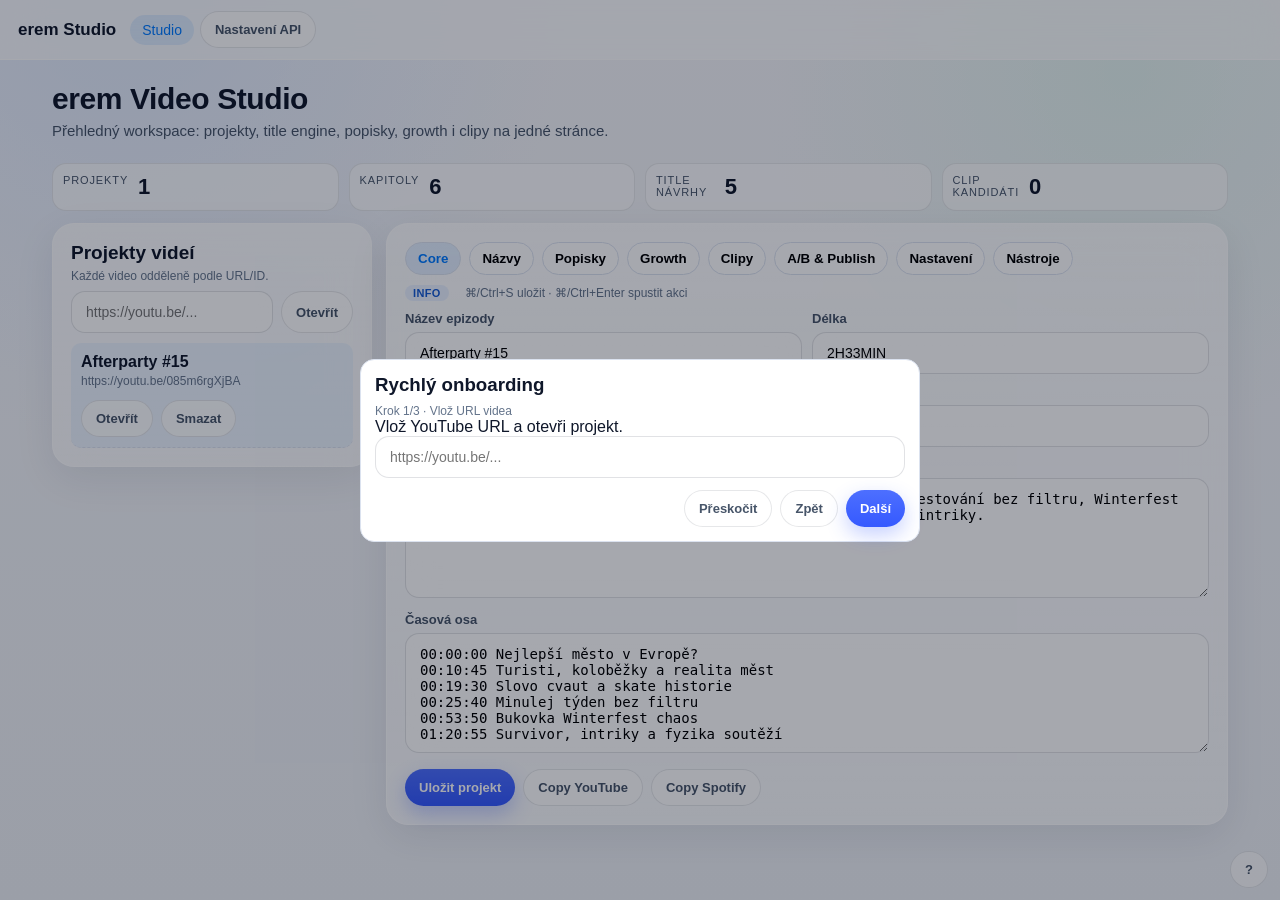
<file: index.html>
<!doctype html><html lang="cs"><head><meta charset="UTF-8"><meta name="viewport" content="width=device-width,initial-scale=1"><title>erem Studio</title><link rel="stylesheet" href="styles.css"><style>
.layout{display:grid;grid-template-columns:320px 1fr;gap:14px}
@media(max-width:1020px){.layout{grid-template-columns:1fr}}
.sticky{position:sticky;top:74px;height:fit-content}
.mini{font-size:12px;color:#64748b}
.kpis{display:grid;grid-template-columns:repeat(4,1fr);gap:10px;margin:8px 0 12px}
.kpi{background:rgba(255,255,255,.72);border:1px solid rgba(15,23,42,.09);border-radius:14px;padding:10px}
.kpi .n{font-size:22px;font-weight:800}.kpi .l{font-size:11px;color:#475569;text-transform:uppercase;letter-spacing:.08em}
@media(max-width:900px){.kpis{grid-template-columns:1fr 1fr}}
.tabs{display:flex;gap:8px;flex-wrap:wrap;margin-bottom:10px}
.tab{padding:8px 12px;border-radius:999px;background:#fff;border:1px solid #dbe2ef;cursor:pointer;font-weight:600}
.tab.active{background:rgba(0,122,255,.1);color:#007AFF}
.tab:focus-visible,.btn:focus-visible,input:focus-visible,textarea:focus-visible,select:focus-visible{outline:2px solid #007AFF;outline-offset:2px}
.pane{display:none}.pane.active{display:block}
.project-item{padding:10px;border-bottom:1px dashed #dbe2ef}
.project-item b{display:block;margin-bottom:3px}
.project-item.active{background:rgba(0,122,255,.06);border-radius:10px}
.danger{background:#fff0f0;border:1px solid #ffd3d3;color:#c9302c}
.quick{display:grid;grid-template-columns:1fr auto;gap:8px;margin:8px 0 10px}
.quick input{margin:0}
.modal-bg{position:fixed;inset:0;background:rgba(2,6,23,.35);display:none;align-items:center;justify-content:center;z-index:90}
.modal{width:min(560px,92vw);background:#fff;border:1px solid #dbe2ef;border-radius:14px;padding:14px}
.modal h3{margin-bottom:8px}
.modal .actions{justify-content:flex-end}
.tool-grid{display:grid;grid-template-columns:repeat(2,minmax(0,1fr));gap:10px}
.tool-card{border:1px solid #dbe2ef;border-radius:12px;padding:10px;background:#fff}
.tool-card h4{margin-bottom:4px}
.tool-meta{font-size:12px;color:#64748b}
.field-error{font-size:12px;color:#b42318;margin-top:4px}
.field-hint{font-size:12px;color:#667085;margin-top:4px}
.progress-wrap{display:none;margin-top:8px}
.progress-wrap.active{display:block}
.progress-track{height:8px;border-radius:999px;background:#e5e7eb;overflow:hidden}
.progress-bar{height:100%;width:0;background:#007AFF;transition:width .25s ease}
.settings-layout{display:grid;grid-template-columns:220px 1fr;gap:14px}
.settings-nav{display:flex;flex-direction:column;gap:6px;position:sticky;top:84px;height:fit-content}
.settings-nav .btn{justify-content:flex-start;text-align:left}
.settings-section{display:none}
.settings-section.active{display:block}
.history-card{border:1px dashed #d0d7e2;border-radius:10px;padding:8px;margin-top:10px}
.ab-grid{display:grid;grid-template-columns:1fr 1fr;gap:10px}
.ab-col{border:1px solid #dbe2ef;border-radius:10px;padding:8px;background:#fff}
.status-wrap{display:flex;align-items:center;gap:8px;flex-wrap:wrap}
.status-badge{display:inline-flex;align-items:center;border-radius:999px;padding:2px 8px;font-size:11px;font-weight:700;letter-spacing:.03em;text-transform:uppercase}
.status-badge.info{background:#eaf2ff;color:#175cd3}
.status-badge.success{background:#ecfdf3;color:#067647}
.status-badge.warning{background:#fffaeb;color:#b54708}
.status-badge.error{background:#fef3f2;color:#b42318}
.error-panel{display:none;margin-top:10px;border:1px solid #fecaca;background:#fff7f7;border-radius:12px;padding:10px}
.error-panel.active{display:block}
@media(max-width:900px){.tool-grid{grid-template-columns:1fr}}
@media(max-width:900px){.ab-grid{grid-template-columns:1fr}}
@media(max-width:900px){.settings-layout{grid-template-columns:1fr}.settings-nav{position:static;flex-direction:row;flex-wrap:wrap}}
.mobile-actions{display:none}
@media(max-width:900px){
  body{padding-bottom:74px}
  .mobile-actions{display:flex;position:fixed;left:0;right:0;bottom:0;z-index:70;background:rgba(255,255,255,.96);border-top:1px solid #dbe2ef;padding:10px;gap:8px}
  .mobile-actions .btn{flex:1}
}
</style></head><body>
<nav class="nav"><div class="brand">erem Studio</div><a class="active" href="./">Studio</a><button class="btn s" id="openSettings">Nastavení API</button></nav>
<div style="position:fixed;right:12px;bottom:12px;z-index:60"><button class="btn s" id="openShortcuts">?</button></div>
<main class="wrap"><h1 class="page-title">erem Video Studio</h1><p class="page-sub">Přehledný workspace: projekty, title engine, popisky, growth i clipy na jedné stránce.</p>

<div class="kpis">
  <div class="kpi"><div class="l">projekty</div><div class="n" id="kpiProjects">0</div></div>
  <div class="kpi"><div class="l">kapitoly</div><div class="n" id="kpiChapters">0</div></div>
  <div class="kpi"><div class="l">title návrhy</div><div class="n" id="kpiTitles">0</div></div>
  <div class="kpi"><div class="l">clip kandidáti</div><div class="n" id="kpiClips">0</div></div>
</div>

<div class="layout">
  <aside class="card sticky">
    <h2>Projekty videí</h2>
    <p class="mini">Každé video odděleně podle URL/ID.</p>
    <div class="quick">
      <input id="newVideoUrl" placeholder="https://youtu.be/..." />
      <button class="btn s" id="openVideo">Otevřít</button>
    </div>
    <div id="projects"></div>
  </aside>

  <section class="card">
    <div class="tabs" role="tablist" aria-label="Sekce projektu">
      <button class="tab active" role="tab" aria-selected="true" aria-controls="core" id="tab-core" data-pane="core">Core</button>
      <button class="tab" role="tab" aria-selected="false" aria-controls="titles" id="tab-titles" data-pane="titles">Názvy</button>
      <button class="tab" role="tab" aria-selected="false" aria-controls="descs" id="tab-descs" data-pane="descs">Popisky</button>
      <button class="tab" role="tab" aria-selected="false" aria-controls="growth" id="tab-growth" data-pane="growth">Growth</button>
      <button class="tab" role="tab" aria-selected="false" aria-controls="clips" id="tab-clips" data-pane="clips">Clipy</button>
      <button class="tab" role="tab" aria-selected="false" aria-controls="abpublish" id="tab-abpublish" data-pane="abpublish">A/B & Publish</button>
      <button class="tab" role="tab" aria-selected="false" aria-controls="settings" id="tab-settings" data-pane="settings">Nastavení</button>
      <button class="tab" role="tab" aria-selected="false" aria-controls="tools" id="tab-tools" data-pane="tools">Nástroje</button>
    </div>
    <div class="status-wrap" aria-live="polite">
      <span id="statusBadge" class="status-badge info">INFO</span>
      <div id="statusMsg" class="mini"></div>
      <span class="mini">⌘/Ctrl+S uložit · ⌘/Ctrl+Enter spustit akci</span>
    </div>
    <div id="errorPanel" class="error-panel" role="alert" aria-live="assertive"></div>
    <div id="progressWrap" class="progress-wrap" aria-live="polite">
      <div id="progressText" class="mini"></div>
      <div class="progress-track"><div id="progressBar" class="progress-bar"></div></div>
    </div>

    <div id="core" class="pane active" role="tabpanel" aria-labelledby="tab-core">
      <div class="row"><div><label>Název epizody</label><input id="episode"></div><div><label>Délka</label><input id="length"></div></div>
      <label>YouTube URL</label><input id="videoUrl"><div id="videoUrlErr" class="field-error"></div>
      <label>Popis</label><textarea id="desc"></textarea>
      <label>Časová osa</label><textarea id="timeline"></textarea><div id="timelineErr" class="field-error"></div>
      <div class="actions"><button class="btn p" id="saveCore">Uložit projekt</button><button class="btn s" id="copyY">Copy YouTube</button><button class="btn s" id="copyS">Copy Spotify</button></div>
    </div>

    <div id="titles" class="pane" role="tabpanel" aria-labelledby="tab-titles">
      <div class="actions"><button class="btn p" id="refreshTrends">Načíst denní trendy CZ+WORLD</button><button class="btn p" id="genTitles">Navrhnout 10 názvů</button></div>
      <div id="trendMeta" class="line">Trend snapshot: -</div>
      <div id="titleList" role="region" aria-label="Výstup title variant"></div>
      <div id="titlesHistory" class="history-card"></div>
    </div>

    <div id="descs" class="pane" role="tabpanel" aria-labelledby="tab-descs">
      <div class="actions"><button class="btn p" id="genDescs">Vygenerovat Smart Description</button></div>
      <label>YouTube popisek</label><textarea id="ytOut" aria-describedby="statusMsg"></textarea>
      <label>Spotify popisek (HTML)</label><textarea id="spOut" aria-describedby="statusMsg"></textarea>
      <div class="actions"><button class="btn s" id="copyY2">Copy YouTube</button><button class="btn s" id="copyS2">Copy Spotify</button></div>
      <div id="descsHistory" class="history-card"></div>
    </div>

    <div id="growth" class="pane" role="tabpanel" aria-labelledby="tab-growth">
      <div class="actions"><button class="btn p" id="runRetention">Retention debugger</button><button class="btn p" id="runTrends">Trend radar</button></div>
      <div id="retention" role="region" aria-label="Retention výstup"></div>
      <div id="kw"></div>
      <div id="outliers"></div>
    </div>

    <div id="clips" class="pane" role="tabpanel" aria-labelledby="tab-clips">
      <div class="actions"><button class="btn p" id="mineClips">Vytěžit 5 clipů</button></div>
      <div id="clipList" role="region" aria-label="Clip kandidáti"></div>
      <div id="clipsHistory" class="history-card"></div>
      <div class="actions"><button class="btn s" id="buildClipPipeline">Postavit clip pipeline</button><button class="btn s" id="copyClipPipeline">Copy pipeline JSON</button></div>
      <label>Clip pipeline</label>
      <textarea id="clipPipelineOut" placeholder="Hook -> script -> caption -> hashtags"></textarea>
      <label>Thumbnail text</label><input id="thumbText" placeholder="např. TOTÁLNÍ CHAOS">
      <div class="actions"><button class="btn s" id="thumbScore">Spočítat thumbnail score</button></div>
      <div id="thumbScoreOut" class="line">Score: -</div>
    </div>
    <div id="abpublish" class="pane" role="tabpanel" aria-labelledby="tab-abpublish">
      <div class="actions">
        <button class="btn p" id="runFullWorkflow">1-click workflow</button>
        <button class="btn p" id="buildABBoard">Postavit A/B board</button>
        <button class="btn p" id="buildPublishPackage">Vytvořit publish balíček</button>
      </div>
      <div id="abBoard" class="ab-grid"></div>
      <label>Publish balíček (JSON)</label>
      <textarea id="publishPackageOut" placeholder="Zde se objeví one-click publish package."></textarea>
      <div class="row">
        <div><label>Naplánovat na</label><input id="publishScheduleAt" type="datetime-local"></div>
        <div class="actions"><button class="btn s" id="enqueuePublishJob">Přidat do fronty</button><button class="btn s" id="runSchedulerNow">Spustit scheduler</button></div>
      </div>
      <div class="actions"><button class="btn s" id="pullServerQueue">Načíst frontu ze serveru</button></div>
      <div class="actions"><button class="btn s" id="copyPublishPackage">Copy JSON</button></div>
      <h3>Channel Profile</h3>
      <div id="channelProfileBox" class="history-card"></div>
      <div class="actions"><button class="btn s" id="recomputeProfile">Přepočítat profil</button></div>
      <h3>Publish Queue</h3>
      <div id="publishQueueList"></div>
      <h3>Approval Workflow</h3>
      <div class="row">
        <div><label>Stav</label><select id="approvalState"><option value="draft">draft</option><option value="review">review</option><option value="approved">approved</option></select></div>
        <div><label>Poznámka</label><input id="approvalNote" placeholder="např. čeká na review"></div>
      </div>
      <div class="row">
        <div><label>Reviewer</label><input id="approvalReviewer" placeholder="např. lead-editor"></div>
        <div><label>Required approvals</label><input id="approvalRequired" type="number" min="1" max="10" step="1"></div>
      </div>
      <div class="actions"><button class="btn s" id="saveApprovalPolicy">Uložit approval policy</button><button class="btn s" id="voteApprove">Vote approve</button><button class="btn s" id="voteReject">Vote reject</button></div>
      <div id="approvalVotesBox" class="history-card"></div>
      <div class="actions"><button class="btn s" id="saveApprovalState">Uložit approval stav</button></div>
      <h3>Audit Log</h3>
      <div class="actions"><button class="btn s" id="loadServerAudit">Načíst server audit</button></div>
      <div class="row">
        <div><label>Filtrovat typ</label><select id="auditTypeFilter"><option value="all">all</option><option value="project">project</option><option value="titles">titles</option><option value="descriptions">descriptions</option><option value="clips">clips</option><option value="publish">publish</option><option value="publish_queue">publish_queue</option><option value="scheduler">scheduler</option><option value="approval">approval</option><option value="analytics">analytics</option><option value="marketplace">marketplace</option><option value="performance">performance</option><option value="ab_planner">ab_planner</option><option value="export">export</option></select></div>
        <div><label>Hledat</label><input id="auditSearch" placeholder="text, actor, meta..."></div>
      </div>
      <div id="auditLogList"></div>
      <div id="serverAuditBox" class="history-card"></div>
      <h3>Analytics Hub</h3>
      <div class="row">
        <div><label>Range</label><select id="analyticsRange"><option value="7d">7d</option><option value="30d" selected>30d</option><option value="90d">90d</option></select></div>
        <div class="actions"><button class="btn s" id="refreshAnalytics">Načíst analytics</button><button class="btn s" id="runServerSchedulerNow">Scheduler server</button></div>
      </div>
      <div id="analyticsHubBox" class="history-card"></div>
      <h3>Performance Feedback</h3>
      <label>Import metrik (JSON)</label>
      <textarea id="performanceInput" placeholder='{"source":"youtube-studio","ctr":6.4,"retention":42.5,"titleScore":78}'></textarea>
      <div class="actions"><button class="btn s" id="ingestPerformance">Importovat metriky</button></div>
      <div id="performanceBox" class="history-card"></div>
      <h3>A/B Test Planner</h3>
      <label>Plán variant (JSON)</label>
      <textarea id="abPlanInput" placeholder='[{"id":"var-a","label":"Title A","channel":"youtube","publishAt":"2026-03-22T12:00:00Z","asset":"thumb-a.png"}]'></textarea>
      <div class="actions"><button class="btn s" id="buildAutoAbPlan">Auto plán z top titles</button><button class="btn s" id="saveAbPlan">Uložit A/B plán</button></div>
      <label>Import výsledků (JSON)</label>
      <textarea id="abResultsInput" placeholder='[{"variantId":"var-a","impressions":1000,"clicks":72,"watchTime":1830}]'></textarea>
      <div class="actions"><button class="btn s" id="importAbResults">Importovat výsledky</button></div>
      <div id="abPlannerBox" class="history-card"></div>
      <h3>Export</h3>
      <div class="actions"><button class="btn s" id="exportChannelPayloads">Vytvořit YouTube/Spotify payload</button><button class="btn s" id="copyChannelPayloads">Copy payload JSON</button></div>
      <textarea id="channelPayloadOut" placeholder="YouTube payload + Spotify payload"></textarea>
      <h3>Compare Variants</h3>
      <div class="row">
        <div><label>Typ</label><select id="compareKind"><option value="title">Title</option><option value="description">Description</option></select></div>
        <div class="actions"><button class="btn s" id="compareVariantsBtn">Porovnat</button></div>
      </div>
      <div class="row">
        <div><label>Levá varianta</label><textarea id="compareLeft" placeholder="Sem vlož variantu A"></textarea></div>
        <div><label>Pravá varianta</label><textarea id="compareRight" placeholder="Sem vlož variantu B"></textarea></div>
      </div>
      <div id="compareOut" class="history-card"></div>
    </div>

    <div id="settings" class="pane" role="tabpanel" aria-labelledby="tab-settings">
      <div class="settings-layout">
        <aside class="settings-nav">
          <button class="btn s settings-menu-btn" data-sec="prompts">Prompty</button>
          <button class="btn s settings-menu-btn" data-sec="skills">Skills</button>
          <button class="btn s settings-menu-btn" data-sec="algorithms">Algoritmy</button>
          <button class="btn s settings-menu-btn" data-sec="channel">Kanál</button>
          <button class="btn s settings-menu-btn" data-sec="team">Tým</button>
          <button class="btn s settings-menu-btn" data-sec="integrations">Integrace</button>
          <button class="btn s settings-menu-btn" data-sec="marketplace">Marketplace</button>
          <button class="btn s settings-menu-btn" data-sec="presets">Presety</button>
          <button class="btn s settings-menu-btn" data-sec="optimizer">Optimizer</button>
        </aside>
        <div>
          <section class="settings-section active" data-sec="prompts">
            <h3>Prompty</h3>
            <label>Titles prompt override</label><textarea id="setPromptTitles" placeholder="Volitelné. Přepíše default prompt pro názvy."></textarea>
            <div id="setPromptTitlesErr" class="field-hint"></div>
            <label>Description prompt override</label><textarea id="setPromptDescriptions" placeholder="Volitelné. Přepíše default prompt pro popisky."></textarea>
            <div id="setPromptDescriptionsErr" class="field-hint"></div>
            <label>Growth prompt override</label><textarea id="setPromptGrowth" placeholder="Volitelné. Přepíše default prompt pro growth/clipy."></textarea>
            <div id="setPromptGrowthErr" class="field-hint"></div>
          </section>
          <section class="settings-section" data-sec="skills">
            <h3>Skills</h3>
            <div class="actions">
              <label><input type="checkbox" id="setSkillsEnabled"> Zapnout skill filtry</label>
            </div>
            <label>Skills (čárkou)</label><input id="setSkillsSelected" placeholder="seo, curiosity-gap, high-stakes">
            <label>Custom skill instrukce</label><textarea id="setSkillsCustom" placeholder="Volitelné interní instrukce pro LLM."></textarea>
          </section>
          <section class="settings-section" data-sec="algorithms">
            <h3>Algoritmy</h3>
            <div class="row">
              <div><label>Title temperature</label><input id="setTitleTemp" type="number" min="0" max="1.5" step="0.1"></div>
              <div><label>Description temperature</label><input id="setDescTemp" type="number" min="0" max="1.5" step="0.1"></div>
            </div>
            <div class="row">
              <div><label>Growth temperature</label><input id="setGrowthTemp" type="number" min="0" max="1.5" step="0.1"></div>
              <div><label>Počet title variant</label><input id="setTitleCount" type="number" min="1" max="30" step="1"></div>
            </div>
          </section>
          <section class="settings-section" data-sec="channel">
            <h3>Výběr kanálu</h3>
            <div class="row">
              <div>
                <label>Channel mode</label>
                <select id="setChannelMode">
                  <option value="youtube">YouTube</option>
                  <option value="spotify">Spotify</option>
                  <option value="both">Both</option>
                  <option value="auto">Auto</option>
                </select>
              </div>
              <div>
                <label>Audience</label>
                <select id="setAudience">
                  <option value="CZ">CZ</option>
                  <option value="EN">EN</option>
                </select>
              </div>
            </div>
            <label>Publish mode</label>
            <select id="setPublishMode">
              <option value="manual">Manual</option>
              <option value="auto">Auto</option>
            </select>
            <div class="actions">
              <button class="btn s" id="resetSettingsTab">Reset default</button>
              <button class="btn p" id="saveSettingsTab">Uložit nastavení projektu</button>
            </div>
            <div class="actions">
              <button class="btn s" id="syncProjectServer">Sync projekt na server</button>
              <button class="btn s" id="pullProjectsServer">Načíst projekty ze serveru</button>
            </div>
          </section>
          <section class="settings-section" data-sec="team">
            <h3>Tým</h3>
            <label>Aktivní actor (audit)</label><input id="setTeamActor" placeholder="owner/editor">
            <label>Role</label><select id="setTeamRole"><option value="owner">owner</option><option value="editor">editor</option><option value="reviewer">reviewer</option><option value="viewer">viewer</option></select>
            <label>Revieweři (čárkou)</label><input id="setTeamReviewers" placeholder="lead-editor, producer">
          </section>
          <section class="settings-section" data-sec="integrations">
            <h3>Integrace</h3>
            <label>Analytics API URL</label><input id="setAnalyticsApiUrl" placeholder="./api/analytics.php">
            <label>Scheduler API URL</label><input id="setSchedulerApiUrl" placeholder="./api/scheduler.php">
            <label>Queue API URL</label><input id="setQueueApiUrl" placeholder="./api/queue.php">
            <div class="row">
              <div><label>YouTube Channel ID</label><input id="setYoutubeChannelId" placeholder="UC..."></div>
              <div><label>Spotify Show ID</label><input id="setSpotifyShowId" placeholder="show-id"></div>
            </div>
          </section>
          <section class="settings-section" data-sec="marketplace">
            <h3>Prompt/Skill Marketplace</h3>
            <div id="marketplaceList" class="history-card"></div>
            <h3>Vlastní šablona</h3>
            <div class="row">
              <div><label>ID (volitelně)</label><input id="customTplId" placeholder="tpl-custom-..."></div>
              <div><label>Typ</label><select id="customTplType"><option value="titles">titles</option><option value="descriptions">descriptions</option><option value="growth">growth</option></select></div>
            </div>
            <label>Název</label><input id="customTplName" placeholder="např. Hardcore CTR Titles">
            <label>Prompt</label><textarea id="customTplPrompt" placeholder="Instrukce pro LLM..."></textarea>
            <div class="actions"><button class="btn s" id="saveCustomTpl">Uložit custom šablonu</button></div>
          </section>
          <section class="settings-section" data-sec="presets">
            <h3>Presety</h3>
            <label>Název presetu</label><input id="presetName" placeholder="např. YouTube CZ CTR">
            <div class="actions">
              <button class="btn s" id="savePreset">Uložit preset</button>
              <button class="btn s" id="loadPreset">Načíst preset</button>
              <button class="btn s" id="deletePreset">Smazat preset</button>
            </div>
            <label>Dostupné presety</label>
            <select id="presetSelect"></select>
            <div class="actions">
              <button class="btn s" id="exportSettingsJson">Export JSON</button>
              <input id="importSettingsFile" type="file" accept="application/json" />
              <button class="btn s" id="importSettingsJson">Import JSON</button>
            </div>
          </section>
          <section class="settings-section" data-sec="optimizer">
            <h3>Auto Prompt Optimizer</h3>
            <div id="optimizerStats" class="mini"></div>
            <div class="actions">
              <button class="btn s" id="resetOptimizerStats">Reset optimizer</button>
              <button class="btn s" id="exportOptimizerJson">Export optimizer JSON</button>
              <input id="importOptimizerFile" type="file" accept="application/json" />
              <button class="btn s" id="importOptimizerJson">Import optimizer JSON</button>
            </div>
          </section>
        </div>
      </div>
    </div>

    <div id="tools" class="pane" role="tabpanel" aria-labelledby="tab-tools">
      <h3>Tool Registry</h3>
      <p class="mini">Kompletní rozložení aplikace připravené pro implementaci nových nástrojů.</p>
      <div class="row">
        <div><label>Hledat</label><input id="toolSearch" placeholder="např. analytics, publish, title"></div>
        <div><label>Status</label><select id="toolStatusFilter"><option value="all">all</option><option value="implemented">implemented</option><option value="planned">planned</option></select></div>
      </div>
      <label>Skupina</label><select id="toolGroupFilter"></select>
      <div id="toolCatalog" class="tool-grid"></div>

      <h3>Scaffold nového nástroje</h3>
      <div class="row">
        <div><label>Název</label><input id="newToolName" placeholder="např. Publishing Sync"></div>
        <div><label>Skupina</label><input id="newToolGroup" placeholder="např. Distribution"></div>
      </div>
      <div class="row">
        <div><label>Status</label><select id="newToolStatus"><option value="planned">planned</option><option value="implemented">implemented</option></select></div>
        <div><label>Inputy</label><input id="newToolInputs" placeholder="např. video metadata, publish window"></div>
      </div>
      <label>Outputy</label><input id="newToolOutputs" placeholder="např. publish jobs, sync report">
      <label>Popis</label><textarea id="newToolDescription" placeholder="Co nástroj dělá a proč je důležitý."></textarea>
      <label>Contract Input Schema (JSON)</label><textarea id="newToolInputSchema" placeholder='{"transcript":"string"}'></textarea>
      <label>Contract Output Schema (JSON)</label><textarea id="newToolOutputSchema" placeholder='{"titles":"array"}'></textarea>
      <div class="row">
        <div><label>Handler</label><input id="newToolHandler" placeholder="např. llm.customTool"></div>
        <div><label>Verze</label><input id="newToolVersion" placeholder="v1"></div>
      </div>
      <div class="actions"><button class="btn p" id="addToolScaffold">Přidat do registry</button></div>
    </div>
  </section>
</div></main>
<div class="mobile-actions" id="mobileActions">
  <button class="btn s" id="mobileSecondary">Sekce</button>
  <button class="btn p" id="mobilePrimary">Akce</button>
</div>
<div class="modal-bg" id="settingsModalBg" aria-hidden="true">
  <div class="modal" role="dialog" aria-modal="true" aria-labelledby="settingsTitle">
    <h3 id="settingsTitle">LLM API nastavení</h3>
    <label for="apiUrlInput">API URL</label>
    <input id="apiUrlInput" placeholder="https://tvoje-api-url" />
    <label for="projectsApiUrlInput">Projects API URL</label>
    <input id="projectsApiUrlInput" placeholder="./api/projects.php" />
    <label for="apiTokenInput">API Access Token (volitelné)</label>
    <input id="apiTokenInput" placeholder="token z api/config.php" />
    <p class="mini">Ukládá se do localStorage jako <code>eremstudio_codex_api_url</code>. Výchozí URL je <code>./api/openai.php</code>.</p>
    <div id="apiTestDetail" class="mini"></div>
    <div class="actions">
      <button class="btn s" id="testApiUrl">Otestovat API</button>
      <button class="btn s" id="clearApiUrl">Vymazat</button>
      <button class="btn s" id="closeSettings">Zavřít</button>
      <button class="btn p" id="saveApiUrl">Uložit</button>
    </div>
  </div>
</div>
<div class="modal-bg" id="onboardingModalBg" aria-hidden="true">
  <div class="modal" role="dialog" aria-modal="true" aria-labelledby="onboardingTitle">
    <h3 id="onboardingTitle">Rychlý onboarding</h3>
    <div id="onboardingStepLabel" class="mini"></div>
    <div id="onboardingBody"></div>
    <div class="actions">
      <button class="btn s" id="onboardingSkip">Přeskočit</button>
      <button class="btn s" id="onboardingBack">Zpět</button>
      <button class="btn p" id="onboardingNext">Další</button>
    </div>
  </div>
</div>
<div class="modal-bg" id="shortcutsModalBg" aria-hidden="true">
  <div class="modal" role="dialog" aria-modal="true" aria-labelledby="shortcutsTitle">
    <h3 id="shortcutsTitle">Klávesové zkratky</h3>
    <div class="mini">
      <div><b>Cmd/Ctrl + S</b> uložit (Core/Settings podle aktivní záložky)</div>
      <div><b>Cmd/Ctrl + Enter</b> spustit primární akci aktivní záložky</div>
      <div><b>Cmd/Ctrl + 1..8</b> přepnout záložky</div>
      <div><b>?</b> otevřít/zavřít tuto nápovědu</div>
    </div>
    <div class="actions"><button class="btn s" id="closeShortcuts">Zavřít</button></div>
  </div>
</div>
<script src="app.js"></script>
<script>
Studio.bindCore();
const esc=(v)=>String(v??'').replace(/[&<>"']/g,(c)=>({"&":"&amp;","<":"&lt;",">":"&gt;",'"':"&quot;","'":"&#39;"}[c]));
function _statusTypeFromMessage(msg=''){
  const t=String(msg||'').toLowerCase();
  if(/fallback/.test(t)) return 'warning';
  if(/selhal|chyba|neplat|nenalezen/.test(t)) return 'error';
  if(/hotov|vygener|uložen|načten|připraven|zkopírov|vrácen/.test(t)) return 'success';
  return 'info';
}
function setStatus(msg, type=''){
  const m=String(msg||'');
  const badge=document.getElementById('statusBadge');
  const kind=type || _statusTypeFromMessage(m);
  document.getElementById('statusMsg').textContent = m;
  badge.className=`status-badge ${kind}`;
  badge.textContent=kind.toUpperCase();
}
const runtimeErrors=[];
function renderErrorPanel(){
  const panel=document.getElementById('errorPanel');
  if(!runtimeErrors.length){
    panel.classList.remove('active');
    panel.innerHTML='';
    return;
  }
  panel.classList.add('active');
  panel.innerHTML=[
    '<div class="line"><b>Chybový panel</b></div>',
    ...runtimeErrors.slice(0,6).map(row=>`<div class="line"><b>${esc(row.scope)}</b>: ${esc(row.message)} ${row.retryId?`<button class="btn s retry-error" data-retry-id="${esc(row.retryId)}">Retry</button>`:''}</div>`),
    '<div class="actions"><button class="btn s" id="clearErrors">Vyčistit chyby</button></div>'
  ].join('');
  document.getElementById('clearErrors').onclick=()=>{runtimeErrors.length=0;renderErrorPanel();setStatus('Chybový panel vyčištěn.','info');};
}
function reportError(scope, error, retryFn){
  const message=(error && error.message) ? error.message : String(error||'Neznámá chyba');
  const retryId=`retry-${Date.now().toString(36)}-${Math.random().toString(36).slice(2,6)}`;
  runtimeErrors.unshift({scope:String(scope||'runtime'), message, retryId: retryFn ? retryId : ''});
  if(retryFn){
    window.__studioRetries = window.__studioRetries || {};
    window.__studioRetries[retryId]=retryFn;
  }
  renderErrorPanel();
  setStatus(`${scope}: ${message}`,'error');
}
function setProgress(active=false, text='', step=0, total=0){
  const wrap=document.getElementById('progressWrap');
  const bar=document.getElementById('progressBar');
  const txt=document.getElementById('progressText');
  if(!active){
    wrap.classList.remove('active');
    bar.style.width='0%';
    txt.textContent='';
    return;
  }
  wrap.classList.add('active');
  const pct=total>0 ? Math.max(0, Math.min(100, Math.round((step/total)*100))) : 0;
  bar.style.width=`${pct}%`;
  txt.textContent=text || `Probíhá krok ${step}/${total}`;
}
function validateCoreInputs(show=true){
  const url=(document.getElementById('videoUrl').value||'').trim();
  const timeline=(document.getElementById('timeline').value||'').trim();
  const urlErr=document.getElementById('videoUrlErr');
  const timelineErr=document.getElementById('timelineErr');
  let ok=true;
  if(!Studio.isValidVideoUrl(url)){
    if(show) urlErr.textContent='Neplatná YouTube URL. Použij např. https://youtu.be/...';
    ok=false;
  }else{
    urlErr.textContent='';
  }
  const tv=Studio.validateTimelineText(timeline);
  if(!tv.ok){
    if(show){
      const first=tv.lineErrors[0];
      timelineErr.textContent=first ? `Řádek ${first.line}: ${first.reason}` : (tv.errors[0]||'Timeline je nevalidní.');
    }
    ok=false;
  }else{
    timelineErr.textContent='';
  }
  return ok;
}
function validatePromptField(id, errId){
  const v=(document.getElementById(id).value||'').trim();
  const el=document.getElementById(errId);
  if(!v){
    el.textContent='Prázdné pole = použije se default prompt.';
    return true;
  }
  if(v.length<40){
    el.textContent='Prompt je velmi krátký. Zvaž konkrétnější instrukce.';
    return true;
  }
  el.textContent='Vlastní prompt je aktivní.';
  return true;
}
function validatePromptFields(){
  validatePromptField('setPromptTitles','setPromptTitlesErr');
  validatePromptField('setPromptDescriptions','setPromptDescriptionsErr');
  validatePromptField('setPromptGrowth','setPromptGrowthErr');
}
function requirePermission(action, denyMessage){
  if(Studio.hasPermission(action)) return true;
  setStatus(denyMessage || `Role ${Studio.getActorRole()} nemá oprávnění pro akci ${action}.`,'warning');
  return false;
}
function _setActionAvailability(id, allowed, title=''){
  const el=document.getElementById(id);
  if(!el) return;
  el.disabled=!allowed;
  el.title=!allowed ? (title || `Role ${Studio.getActorRole()} nemá oprávnění.`) : '';
}
function refreshRoleUi(){
  const canSave=Studio.hasPermission('save_project');
  const canGenerate=Studio.hasPermission('generate');
  const canQueue=Studio.hasPermission('manage_queue');
  const canApprove=Studio.hasPermission('vote_approval');
  const canMetrics=Studio.hasPermission('import_metrics');
  const canCompare=Studio.hasPermission('compare');

  ['saveCore','saveSettingsTab','syncProjectServer','pullProjectsServer'].forEach(id=>_setActionAvailability(id,canSave,'Tato role nemůže ukládat/synchronizovat.'));
  ['genTitles','genDescs','runRetention','mineClips','runFullWorkflow'].forEach(id=>_setActionAvailability(id,canGenerate,'Tato role nemůže spouštět generování.'));
  ['enqueuePublishJob','runSchedulerNow','runServerSchedulerNow','pullServerQueue'].forEach(id=>_setActionAvailability(id,canQueue,'Tato role nemůže spravovat publish frontu.'));
  ['saveApprovalState','saveApprovalPolicy','voteApprove','voteReject'].forEach(id=>_setActionAvailability(id,canApprove,'Tato role nemůže měnit approval workflow.'));
  ['ingestPerformance'].forEach(id=>_setActionAvailability(id,canMetrics,'Tato role nemůže importovat performance metriky.'));
  ['compareVariantsBtn'].forEach(id=>_setActionAvailability(id,canCompare,'Tato role nemůže porovnávat varianty.'));
}
let activeSettingsSection='prompts';
function activateSettingsSection(sec='prompts'){
  activeSettingsSection=sec;
  for(const el of document.querySelectorAll('.settings-section')){
    el.classList.toggle('active', el.dataset.sec===sec);
  }
  for(const b of document.querySelectorAll('.settings-menu-btn')){
    const on=b.dataset.sec===sec;
    b.style.background=on?'rgba(0,122,255,.1)':'#fff';
    b.style.color=on?'#007AFF':'';
  }
  if(document.getElementById('tab-settings')?.classList.contains('active')){
    history.replaceState(null,'',`#settings/${sec}`);
  }
}
function fmtTs(iso=''){
  try{return new Date(String(iso||'')).toLocaleString('cs-CZ');}catch{return String(iso||'');}
}
function renderHistoryBlock(kind, targetId){
  const list=Studio.listGenerationHistory(kind)||[];
  const target=document.getElementById(targetId);
  if(!target) return;
  if(!list.length){
    target.innerHTML=`<div class="mini">Historie ${kind}: zatím prázdná.</div>`;
    return;
  }
  target.innerHTML=[
    `<div class="mini"><b>Historie ${kind}</b></div>`,
    ...list.slice(0,5).map(row=>`<div class="line"><b>${fmtTs(row.ts)}</b> · ${esc(row.meta?.source||'llm')} · ${esc(row.meta?.mode||'')} <button class="btn s rollback-history" data-kind="${esc(kind)}" data-id="${esc(row.id)}">Vrátit</button></div>`)
  ].join('');
}
function renderAllHistory(){
  renderHistoryBlock('titles','titlesHistory');
  renderHistoryBlock('descriptions','descsHistory');
  renderHistoryBlock('clips','clipsHistory');
}
function renderClipPipeline(){
  const ta=document.getElementById('clipPipelineOut');
  if(!ta) return;
  ta.value=JSON.stringify(Studio.state.clipPipeline||[],null,2);
}
function renderPublishQueue(){
  const box=document.getElementById('publishQueueList');
  const items=Studio.listPublishQueue();
  if(!items.length){
    box.innerHTML='<div class="mini">Fronta je prázdná.</div>';
    return;
  }
  box.innerHTML=items.map(j=>`<div class="line"><b>${esc(j.status)}</b> · retry ${esc(String(j.retryCount||0))} · ${esc(new Date(j.scheduleAt||j.createdAt).toLocaleString('cs-CZ'))} · ${esc(j.id)} <button class="btn s queue-status" data-id="${esc(j.id)}" data-status="running">Start</button> <button class="btn s queue-status" data-id="${esc(j.id)}" data-status="done">Done</button> <button class="btn s queue-status" data-id="${esc(j.id)}" data-status="failed">Fail</button> <button class="btn s queue-retry" data-id="${esc(j.id)}">Retry</button></div>`).join('');
}
function renderAuditLog(){
  const box=document.getElementById('auditLogList');
  const raw=Studio.listAuditLog(80);
  const type=document.getElementById('auditTypeFilter')?.value || 'all';
  const query=document.getElementById('auditSearch')?.value || '';
  const items=Studio.filterAuditLog(raw, query, type).slice(0,40);
  if(!items.length){
    box.innerHTML='<div class="mini">Audit log je prázdný.</div>';
    return;
  }
  box.innerHTML=items.map(r=>`<div class="line"><b>${esc(new Date(r.ts).toLocaleString('cs-CZ'))}</b> · ${esc(r.type)} · ${esc(r.message)}${r.actor?` · ${esc(r.actor)}`:''}</div>`).join('');
}
function renderServerAudit(items=[]){
  const box=document.getElementById('serverAuditBox');
  if(!box) return;
  const list=Array.isArray(items)?items:[];
  if(!list.length){
    box.innerHTML='<div class="mini">Server audit zatím není načtený.</div>';
    return;
  }
  box.innerHTML=list.slice(0,12).map(r=>`<div class="line"><b>${esc(r.ts||'')}</b> · ${esc(r.service||'system')} · ${esc(r.action||'-')} · ${esc(String(r.projectId||''))}</div>`).join('');
}
function renderChannelProfile(){
  const box=document.getElementById('channelProfileBox');
  const p=Studio.state.channelProfile || {};
  const rec=Array.isArray(p.recommendations)?p.recommendations:[];
  box.innerHTML=[
    `<div class="line"><b>Tone:</b> ${esc(p.tone||'balanced')}</div>`,
    `<div class="line"><b>Success rate:</b> ${esc(String(p.successRate||0))}%</div>`,
    `<div class="line"><b>Avg title score:</b> ${esc(String(p.avgTitleScore||0))}</div>`,
    `<div class="mini">${rec.map(x=>esc(x)).join(' | ') || 'Bez doporučení.'}</div>`
  ].join('');
  const appr=Studio.state.approval || {};
  document.getElementById('approvalState').value=appr.state || 'draft';
  document.getElementById('approvalNote').value=appr.note || '';
  document.getElementById('approvalReviewer').value=appr.reviewer || '';
  document.getElementById('approvalRequired').value=String(appr.requiredApprovals || 1);
}
function renderApprovalVotes(){
  const box=document.getElementById('approvalVotesBox');
  if(!box) return;
  const votes=Array.isArray(Studio.state.approval?.votes) ? Studio.state.approval.votes : [];
  if(!votes.length){
    box.innerHTML='<div class="mini">Žádné hlasy.</div>';
    return;
  }
  box.innerHTML=votes.slice(0,8).map(v=>`<div class="line"><b>${esc(v.actor)}</b> · ${esc(v.decision)} · ${esc(new Date(v.ts).toLocaleString('cs-CZ'))}${v.note?` · ${esc(v.note)}`:''}</div>`).join('');
}
function renderAnalyticsHub(){
  const box=document.getElementById('analyticsHubBox');
  const a=Studio.state.analyticsSnapshot || null;
  if(!box) return;
  if(!a || !a.kpi){
    box.innerHTML='<div class="mini">Analytics snapshot zatím není načten.</div>';
    return;
  }
  const k=a.kpi||{};
  const series=Array.isArray(a.series)?a.series:[];
  box.innerHTML=[
    `<div class="line"><b>Range:</b> ${esc(k.range||'-')} · <b>Gen:</b> ${esc(String(k.total_generations||0))}</div>`,
    `<div class="line"><b>Est. CTR:</b> ${esc(String(k.estimated_ctr||0))}% · <b>Est. Retention:</b> ${esc(String(k.estimated_retention||0))}%</div>`,
    `<div class="line"><b>Avg Title Score:</b> ${esc(String(k.avg_title_score||0))}</div>`,
    `<div class="mini">${series.slice(-6).map(x=>`${esc(x.label)} CTR ${esc(String(x.ctr))}% / RET ${esc(String(x.retention))}%`).join(' | ') || 'Bez series dat.'}</div>`
  ].join('');
}
function renderPerformance(){
  const box=document.getElementById('performanceBox');
  if(!box) return;
  const p=Studio.state.performanceSnapshot || null;
  if(!p){
    box.innerHTML='<div class="mini">Performance snapshot zatím není načten.</div>';
    return;
  }
  box.innerHTML=[
    `<div class="line"><b>Source:</b> ${esc(p.source||'manual')} · <b>Time:</b> ${esc(new Date(p.ts).toLocaleString('cs-CZ'))}</div>`,
    `<div class="line"><b>CTR:</b> ${esc(String(p.ctr||0))}% · <b>Retention:</b> ${esc(String(p.retention||0))}% · <b>Title score:</b> ${esc(String(p.titleScore||0))}</div>`,
    `<div class="line"><b>Perf score:</b> ${esc(String(p.perfScore||0))}/100</div>`
  ].join('');
}
function renderAbPlanner(){
  const box=document.getElementById('abPlannerBox');
  if(!box) return;
  const p=Studio.state.abPlanner || {};
  const variants=Array.isArray(p.variants)?p.variants:[];
  const results=Array.isArray(p.results)?p.results:[];
  box.innerHTML=[
    `<div class="line"><b>Variants:</b> ${variants.length} · <b>Results:</b> ${results.length}</div>`,
    p.selectedWinner ? `<div class="line"><b>Winner:</b> ${esc(p.selectedWinner)}</div>` : '<div class="mini">Winner zatím nevyhodnocen.</div>',
    ...results.slice(0,5).map(r=>`<div class="line">${esc(r.variantId)} · CTR ${esc(String(r.ctr||0))}% · WT ${esc(String(r.watchTime||0))}</div>`)
  ].join('');
}
function renderMarketplace(){
  const box=document.getElementById('marketplaceList');
  if(!box) return;
  const installed = new Set((Studio.state.settings?.marketplace?.installed)||[]);
  const list=Studio.getMarketplaceTemplates();
  const customIds=new Set(((Studio.state.settings?.marketplace?.customTemplates)||[]).map(x=>x.id));
  box.innerHTML=list.map(t=>`<div class="line"><b>${esc(t.name)}</b> · ${esc(t.type)} · rating ${esc(String(t.rating||0))} ${installed.has(t.id)?'<span class="mini">(installed)</span>':''} <button class="btn s install-marketplace" data-id="${esc(t.id)}">Instalovat</button> <button class="btn s uninstall-marketplace" data-id="${esc(t.id)}">Odebrat</button> <button class="btn s rate-marketplace" data-id="${esc(t.id)}" data-delta="1">+</button> <button class="btn s rate-marketplace" data-id="${esc(t.id)}" data-delta="-1">-</button> ${customIds.has(t.id)?`<button class="btn s remove-custom-template" data-id="${esc(t.id)}">Smazat custom</button>`:''}</div>`).join('');
}
function refreshChannelProfile(){
  Studio.recomputeChannelProfile();
  renderChannelProfile();
}
function _historyTop(type){
  return (Studio.listGenerationHistory(type)||[])[0] || null;
}
function buildABCandidates(){
  const titles=(_historyTop('titles')?.payload?.items || Studio.state.smartTitles || []).slice(0,5);
  const currentTitle=String((Studio.state.episode||'').trim());
  const yt=String(document.getElementById('ytOut')?.value || '');
  const sp=String(document.getElementById('spOut')?.value || '');
  const clips=(Studio.state.clips||[]).slice(0,5);
  const thumb=String(document.getElementById('thumbText')?.value || '');
  return {titles,currentTitle,yt,sp,clips,thumb};
}
function renderABBoard(){
  const target=document.getElementById('abBoard');
  if(!target) return;
  const c=buildABCandidates();
  const titleRows=[c.currentTitle, ...c.titles.map(x=>x.title)].filter(Boolean).slice(0,4);
  const descRows=[c.yt, c.sp].filter(Boolean).slice(0,2);
  const clipRows=c.clips.map(x=>`${x.hook} — ${x.caption}`).slice(0,4);
  const thumbRows=[c.thumb].filter(Boolean);
  const card=(name,rows,key)=>`<div class="ab-col"><h4>${esc(name)}</h4>${rows.length?rows.map((r,i)=>`<div class="line">${esc(r)} <button class="btn s pick-ab" data-key="${esc(key)}" data-value="${esc(r)}">Vybrat</button></div>`).join(''):'<div class="mini">Žádné varianty</div>'}</div>`;
  target.innerHTML=[
    card('Titles',titleRows,'title'),
    card('Descriptions',descRows,'description'),
    card('Clips',clipRows,'clip'),
    card('Thumbnail Notes',thumbRows,'thumbnail')
  ].join('');
}
function buildPublishPackage(){
  const selected=Studio.state.abSelections || {};
  const title=selected.title || (Studio.state.smartTitles?.[0]?.title) || Studio.state.episode || '';
  const descY=selected.description || document.getElementById('ytOut').value || Studio.ytText();
  const descS=document.getElementById('spOut').value || Studio.spText();
  const clips=(Studio.state.clips||[]).slice(0,5);
  const payload={
    generatedAt:new Date().toISOString(),
    projectId:Studio.state._projectId,
    episode:Studio.state.episode || '',
    videoUrl:Studio.state.videoUrl || '',
    channel:getProjectSettings().channel || {},
    selected:{
      title,
      description:descY,
      thumbnail: selected.thumbnail || document.getElementById('thumbText').value || '',
      clip: selected.clip || ''
    },
    outputs:{
      title,
      episode:Studio.state.episode || '',
      youtube_description:descY,
      spotify_html:descS,
      clips,
      timeline:Studio.normalizedTimelineItems().map(x=>`${x.ts_hms} ${x.title}`)
    }
  };
  payload.jobs = Studio.routePublishJobs(payload.channel, payload.outputs);
  const contractValidation=Studio.validateToolContractPayload(
    'publish-router',
    {channel: payload.channel, payload: payload.outputs},
    {jobs: payload.jobs},
    getProjectSettings()
  );
  payload.contractValidation=contractValidation;
  return payload;
}
const ONBOARDING_KEY='eremstudio_onboarding_done_v1';
const onboardingState={step:0};
function openOnboarding(){
  const bg=document.getElementById('onboardingModalBg');
  bg.style.display='flex';
  bg.setAttribute('aria-hidden','false');
  renderOnboardingStep();
}
function closeOnboarding(done=true){
  const bg=document.getElementById('onboardingModalBg');
  bg.style.display='none';
  bg.setAttribute('aria-hidden','true');
  if(done) localStorage.setItem(ONBOARDING_KEY,'1');
}
function renderOnboardingStep(){
  const step=onboardingState.step;
  const label=document.getElementById('onboardingStepLabel');
  const body=document.getElementById('onboardingBody');
  const next=document.getElementById('onboardingNext');
  const back=document.getElementById('onboardingBack');
  back.disabled=step===0;
  if(step===0){
    label.textContent='Krok 1/3 · Vlož URL videa';
    body.innerHTML='<p>Vlož YouTube URL a otevři projekt.</p><input id="onbVideoUrl" placeholder="https://youtu.be/...">';
    next.textContent='Další';
    return;
  }
  if(step===1){
    label.textContent='Krok 2/3 · Doplň timeline';
    body.innerHTML='<p>Vlož kapitoly. Formát: <code>00:00 Název</code></p><textarea id="onbTimeline" placeholder="00:00 Úvod"></textarea>';
    next.textContent='Další';
    return;
  }
  label.textContent='Krok 3/3 · Vygeneruj první výstup';
  body.innerHTML='<p>Kliknutím rovnou spustíš generování názvů podle zadaných dat.</p>';
  next.textContent='Spustit a dokončit';
}
function onboardingNextStep(){
  const step=onboardingState.step;
  if(step===0){
    const v=(document.getElementById('onbVideoUrl')?.value||'').trim();
    if(!Studio.isValidVideoUrl(v)){ setStatus('Onboarding: neplatná URL videa.'); return; }
    document.getElementById('newVideoUrl').value=v;
    document.getElementById('videoUrl').value=v;
    document.getElementById('openVideo').click();
    onboardingState.step=1;
    renderOnboardingStep();
    return;
  }
  if(step===1){
    const t=(document.getElementById('onbTimeline')?.value||'').trim();
    const tv=Studio.validateTimelineText(t);
    if(!tv.ok){ setStatus('Onboarding: timeline není ve správném formátu.'); return; }
    document.getElementById('timeline').value=t;
    document.getElementById('saveCore').click();
    onboardingState.step=2;
    renderOnboardingStep();
    return;
  }
  closeOnboarding(true);
  activateTab(document.getElementById('tab-titles'));
  document.getElementById('genTitles').click();
}
const PRESETS_KEY='eremstudio_settings_presets_v1';
function readPresets(){ try{return JSON.parse(localStorage.getItem(PRESETS_KEY)||'{}')}catch{return {}} }
function writePresets(v){ localStorage.setItem(PRESETS_KEY, JSON.stringify(v)); }
function renderPresetSelect(){
  const s=document.getElementById('presetSelect');
  const p=readPresets();
  const names=Object.keys(p).sort((a,b)=>a.localeCompare(b,'cs'));
  s.innerHTML=names.length ? names.map(n=>`<option value="${esc(n)}">${esc(n)}</option>`).join('') : "<option value=''>-- žádný preset --</option>";
}
function getProjectSettings(){
  Studio.state.settings = Studio.ensureSettingsShape(Studio.state.settings);
  return Studio.state.settings;
}
function renderSettingsTab(){
  const s=getProjectSettings();
  document.getElementById('setPromptTitles').value=s.prompts.titles||'';
  document.getElementById('setPromptDescriptions').value=s.prompts.descriptions||'';
  document.getElementById('setPromptGrowth').value=s.prompts.growth||'';
  document.getElementById('setSkillsEnabled').checked=!!s.skills.enabled;
  document.getElementById('setSkillsSelected').value=(s.skills.selected||[]).join(', ');
  document.getElementById('setSkillsCustom').value=s.skills.custom||'';
  document.getElementById('setTitleTemp').value=String(s.algorithms.titleTemperature);
  document.getElementById('setDescTemp').value=String(s.algorithms.descriptionTemperature);
  document.getElementById('setGrowthTemp').value=String(s.algorithms.growthTemperature);
  document.getElementById('setTitleCount').value=String(s.algorithms.titleCount);
  document.getElementById('setChannelMode').value=s.channel.mode||'both';
  document.getElementById('setAudience').value=s.channel.audience||'CZ';
  document.getElementById('setPublishMode').value=s.channel.publishMode||'manual';
  document.getElementById('setTeamActor').value=s.team.actor||'owner';
  document.getElementById('setTeamRole').value=s.team.role||'owner';
  document.getElementById('setTeamReviewers').value=(s.team.reviewers||[]).join(', ');
  document.getElementById('setAnalyticsApiUrl').value=s.integrations.analyticsApiUrl||'';
  document.getElementById('setSchedulerApiUrl').value=s.integrations.schedulerApiUrl||'';
  document.getElementById('setQueueApiUrl').value=s.integrations.queueApiUrl||'';
  document.getElementById('setYoutubeChannelId').value=s.integrations.youtubeChannelId||'';
  document.getElementById('setSpotifyShowId').value=s.integrations.spotifyShowId||'';
  const t=s.promptOptimizer?.tasks||{};
  const row=(name,k)=>`${name}: uses ${k?.uses||0}, ok ${k?.ok||0}, fail ${k?.fail||0}, avg ${Number(k?.avgScore||0).toFixed(1)}`;
  document.getElementById('optimizerStats').innerHTML=[
    row('Titles',t.titles),
    row('Descriptions',t.descriptions),
    row('Growth',t.growth)
  ].map(x=>`<div>${esc(x)}</div>`).join('');
  refreshRoleUi();
}
function readSettingsTab(){
  const next=Studio.ensureSettingsShape({
    prompts:{
      titles:document.getElementById('setPromptTitles').value,
      descriptions:document.getElementById('setPromptDescriptions').value,
      growth:document.getElementById('setPromptGrowth').value
    },
    skills:{
      enabled:document.getElementById('setSkillsEnabled').checked,
      selected:document.getElementById('setSkillsSelected').value.split(',').map(x=>x.trim()).filter(Boolean),
      custom:document.getElementById('setSkillsCustom').value
    },
    algorithms:{
      titleTemperature:Number(document.getElementById('setTitleTemp').value),
      descriptionTemperature:Number(document.getElementById('setDescTemp').value),
      growthTemperature:Number(document.getElementById('setGrowthTemp').value),
      titleCount:Number(document.getElementById('setTitleCount').value)
    },
    channel:{
      mode:document.getElementById('setChannelMode').value,
      audience:document.getElementById('setAudience').value,
      publishMode:document.getElementById('setPublishMode').value
    },
    team:{
      actor:document.getElementById('setTeamActor').value || 'owner',
      role:document.getElementById('setTeamRole').value || 'owner',
      reviewers:document.getElementById('setTeamReviewers').value.split(',').map(x=>x.trim()).filter(Boolean)
    },
    integrations:{
      analyticsApiUrl:document.getElementById('setAnalyticsApiUrl').value,
      schedulerApiUrl:document.getElementById('setSchedulerApiUrl').value,
      queueApiUrl:document.getElementById('setQueueApiUrl').value,
      youtubeChannelId:document.getElementById('setYoutubeChannelId').value,
      spotifyShowId:document.getElementById('setSpotifyShowId').value
    }
  });
  Studio.state.settings=next;
  Studio.save();
  renderToolCatalog();
  return next;
}
function getToolsFiltered(){
  const reg=Studio.getMergedToolRegistry(getProjectSettings());
  const q=(document.getElementById('toolSearch').value||'').toLowerCase().trim();
  const status=document.getElementById('toolStatusFilter').value;
  const group=document.getElementById('toolGroupFilter').value;
  return reg.filter(t=>{
    const txt=`${t.name} ${t.group} ${t.status} ${t.description} ${t.inputs} ${t.outputs}`.toLowerCase();
    if(q && !txt.includes(q)) return false;
    if(status!=='all' && t.status!==status) return false;
    if(group!=='all' && t.group!==group) return false;
    return true;
  });
}
function renderToolGroupFilter(){
  const reg=Studio.getMergedToolRegistry(getProjectSettings());
  const groups=[...new Set(reg.map(x=>x.group))].sort((a,b)=>a.localeCompare(b,'cs'));
  const el=document.getElementById('toolGroupFilter');
  const curr=el.value||'all';
  el.innerHTML=["<option value='all'>all</option>",...groups.map(g=>`<option value="${esc(g)}">${esc(g)}</option>`)].join('');
  if([...el.options].some(o=>o.value===curr)) el.value=curr;
}
function renderToolCatalog(){
  renderToolGroupFilter();
  const list=getToolsFiltered();
  document.getElementById('toolCatalog').innerHTML=list.map(t=>{
    const c=t.contract||{};
    return `<div class='tool-card'>
      <h4>${esc(t.name)}</h4>
      <div class='tool-meta'>${esc(t.group)} · ${esc(t.status)}</div>
      <div>${esc(t.description)}</div>
      <div class='mini'>In: ${esc(t.inputs||'-')}</div>
      <div class='mini'>Out: ${esc(t.outputs||'-')}</div>
      <div class='mini' style='margin-top:8px'>Contract</div>
      <label class='mini'>Input schema</label>
      <textarea class="tool-contract-input" data-tool-id="${esc(t.id)}" placeholder='{"input":"type"}'>${esc(c.inputSchema||'')}</textarea>
      <label class='mini'>Output schema</label>
      <textarea class="tool-contract-output" data-tool-id="${esc(t.id)}" placeholder='{"output":"type"}'>${esc(c.outputSchema||'')}</textarea>
      <div class='row'>
        <div><label class='mini'>Handler</label><input class="tool-contract-handler" data-tool-id="${esc(t.id)}" value="${esc(c.handler||'')}" placeholder="llm.toolName"></div>
        <div><label class='mini'>Verze</label><input class="tool-contract-version" data-tool-id="${esc(t.id)}" value="${esc(c.version||'v1')}" placeholder="v1"></div>
      </div>
      <div class='actions'><button class='btn s save-tool-contract' data-tool-id="${esc(t.id)}">Uložit kontrakt</button></div>
    </div>`;
  }).join('');
}
function openSettingsModal(){
  const bg=document.getElementById('settingsModalBg');
  document.getElementById('apiUrlInput').value=Studio.getCodexApiUrl();
  document.getElementById('projectsApiUrlInput').value=Studio.getProjectsApiUrl();
  document.getElementById('apiTokenInput').value=Studio.getApiAccessToken();
  document.getElementById('apiTestDetail').textContent='';
  bg.style.display='flex';
  bg.setAttribute('aria-hidden','false');
}
function closeSettingsModal(){
  const bg=document.getElementById('settingsModalBg');
  bg.style.display='none';
  bg.setAttribute('aria-hidden','true');
}
function openShortcutsModal(){
  const bg=document.getElementById('shortcutsModalBg');
  bg.style.display='flex';
  bg.setAttribute('aria-hidden','false');
}
function closeShortcutsModal(){
  const bg=document.getElementById('shortcutsModalBg');
  bg.style.display='none';
  bg.setAttribute('aria-hidden','true');
}

function fillOutputs(){
  document.getElementById('ytOut').value=Studio.ytText();
  document.getElementById('spOut').value=Studio.spText();
}

function renderProjects(){
  const box=document.getElementById('projects');
  const items=Studio.listProjects();
  document.getElementById('kpiProjects').textContent=items.length;
  box.innerHTML=items.map(v=>{
    const active=(v.id===Studio.state._projectId)?'active':'';
    return `<div class='project-item ${active}'><b>${esc(v.episode||'(bez názvu)')}</b><div class='mini'>${esc(v.videoUrl||v.id)}</div><div class='actions'><button class='btn s open-project' data-id='${esc(v.id)}'>Otevřít</button><button class='btn s danger del-project' data-id='${esc(v.id)}'>Smazat</button></div></div>`
  }).join('');
}
window.selectP=(id)=>{
  if(!Studio.selectProject(id)) return;
  Studio.bindCore();
  renderSettingsTab();
  fillOutputs();
  renderProjects();
  renderOutliers();
  updateKpis();
  renderAllHistory();
  renderClipPipeline();
  renderABBoard();
  renderPublishQueue();
  renderChannelProfile();
  renderApprovalVotes();
  renderAuditLog();
  renderAnalyticsHub();
  renderPerformance();
  renderAbPlanner();
  setStatus('Projekt přepnut.');
}
window.delP=(id)=>{
  if(!confirm('Opravdu smazat tento projekt?')) return;
  Studio.removeProject(id);
  Studio.deleteProjectOnServer(id).catch(e=>reportError('Server delete', e, ()=>Studio.deleteProjectOnServer(id)));
  Studio.bindCore();
  renderSettingsTab();
  renderProjects();
  fillOutputs();
  updateKpis();
  renderAllHistory();
  renderClipPipeline();
  renderABBoard();
  renderPublishQueue();
  renderChannelProfile();
  renderApprovalVotes();
  renderAuditLog();
  renderAnalyticsHub();
  renderPerformance();
  renderAbPlanner();
  setStatus('Projekt byl smazán.');
}

function updateKpis(){
  document.getElementById('kpiChapters').textContent=Studio.spotifyLines().length;
  document.getElementById('kpiTitles').textContent=(Studio.state.smartTitles||Studio.state.titles||[]).length;
  document.getElementById('kpiClips').textContent=(Studio.state.clips||[]).length;
}

function renderOutliers(){
  document.getElementById('outliers').innerHTML=(Studio.state.outliers||[]).map(v=>`<div class='line'><b>${esc(v.title)}</b> · ${Number(v.views||0).toLocaleString('cs-CZ')} · ${esc(v.ratio)}</div>`).join('');
}

function activateTab(tab){
  for(const t of document.querySelectorAll('.tab')){
    t.classList.remove('active');
    t.setAttribute('aria-selected','false');
  }
  for(const p of document.querySelectorAll('.pane')){
    p.classList.remove('active');
  }
  tab.classList.add('active');
  tab.setAttribute('aria-selected','true');
  document.getElementById(tab.dataset.pane).classList.add('active');
  if(tab.dataset.pane==='settings'){
    activateSettingsSection(activeSettingsSection);
  }
  refreshMobileActions();
}
function getPrimaryActionByPane(pane='core'){
  const map={
    core:'saveCore',
    titles:'genTitles',
    descs:'genDescs',
    growth:'runRetention',
    clips:'mineClips',
    abpublish:'buildPublishPackage',
    settings:'saveSettingsTab',
    tools:'addToolScaffold'
  };
  return map[pane] || 'saveCore';
}
function refreshMobileActions(){
  const pane=document.querySelector('.tab.active')?.dataset?.pane || 'core';
  const primary=document.getElementById('mobilePrimary');
  const secondary=document.getElementById('mobileSecondary');
  if(!primary || !secondary) return;
  const actionId=getPrimaryActionByPane(pane);
  const actionBtn=document.getElementById(actionId);
  primary.dataset.target=actionId;
  primary.textContent=actionBtn ? (actionBtn.textContent || 'Akce') : 'Akce';
  secondary.textContent=`Sekce: ${pane}`;
}

for(const t of document.querySelectorAll('.tab')){
  t.onclick=()=>{
    activateTab(t);
  };
  t.onkeydown=(e)=>{
    const tabs=[...document.querySelectorAll('.tab')];
    const i=tabs.indexOf(t);
    if(e.key==='ArrowRight' || e.key==='ArrowLeft'){
      e.preventDefault();
      const next=e.key==='ArrowRight' ? tabs[(i+1)%tabs.length] : tabs[(i-1+tabs.length)%tabs.length];
      next.focus();
      activateTab(next);
    }
  };
}

document.getElementById('projects').onclick=(e)=>{
  const openBtn=e.target.closest('.open-project');
  const delBtn=e.target.closest('.del-project');
  if(openBtn) window.selectP(openBtn.dataset.id);
  if(delBtn) window.delP(delBtn.dataset.id);
};
document.getElementById('openSettings').onclick=openSettingsModal;
document.getElementById('closeSettings').onclick=closeSettingsModal;
document.getElementById('saveApiUrl').onclick=()=>{
  const saved=Studio.setCodexApiUrl(document.getElementById('apiUrlInput').value);
  Studio.setProjectsApiUrl(document.getElementById('projectsApiUrlInput').value);
  Studio.setApiAccessToken(document.getElementById('apiTokenInput').value);
  setStatus(saved ? 'API URL uložena.' : 'API URL vymazána.');
  closeSettingsModal();
};
document.getElementById('testApiUrl').onclick=()=>{
  (async()=>{
    const btn=document.getElementById('testApiUrl');
    const before=btn.textContent;
    btn.disabled=true;
    btn.textContent='Testuji...';
    try{
      const testUrl=document.getElementById('apiUrlInput').value.trim() || Studio.getCodexApiUrl();
      const testToken=document.getElementById('apiTokenInput').value.trim() || Studio.getApiAccessToken();
      await Studio.callCodex('titles',{
        transcript:'Test',
        trendsKeywords:['test'],
        audience:'CZ'
      },{apiUrl:testUrl,apiToken:testToken,temperature:0,retries:1,timeoutMs:15000});
      setStatus('API test OK.');
      document.getElementById('apiTestDetail').textContent='Spojení funguje.';
    }catch(e){
      setStatus('API test selhal.');
      document.getElementById('apiTestDetail').textContent=(e && e.message) ? e.message : 'Neznámá chyba.';
    }finally{
      btn.disabled=false;
      btn.textContent=before;
    }
  })();
};
document.getElementById('clearApiUrl').onclick=()=>{
  Studio.setCodexApiUrl('');
  Studio.setProjectsApiUrl('');
  Studio.setApiAccessToken('');
  document.getElementById('apiUrlInput').value='';
  document.getElementById('projectsApiUrlInput').value='';
  document.getElementById('apiTokenInput').value='';
  setStatus('API URL vymazána.');
};
document.getElementById('settingsModalBg').onclick=(e)=>{
  if(e.target.id==='settingsModalBg') closeSettingsModal();
};
document.getElementById('onboardingModalBg').onclick=(e)=>{
  if(e.target.id==='onboardingModalBg') closeOnboarding(false);
};
document.getElementById('shortcutsModalBg').onclick=(e)=>{
  if(e.target.id==='shortcutsModalBg') closeShortcutsModal();
};
document.getElementById('openShortcuts').onclick=openShortcutsModal;
document.getElementById('closeShortcuts').onclick=closeShortcutsModal;
document.getElementById('onboardingSkip').onclick=()=>closeOnboarding(true);
document.getElementById('onboardingBack').onclick=()=>{
  onboardingState.step=Math.max(0,onboardingState.step-1);
  renderOnboardingStep();
};
document.getElementById('onboardingNext').onclick=onboardingNextStep;

document.getElementById('openVideo').onclick=()=>{
  const url=document.getElementById('newVideoUrl').value.trim();
  if(!url) return;
  Studio.state.videoUrl=url;
  Studio.save();
  document.getElementById('videoUrl').value=url;
  document.getElementById('videoUrl').dispatchEvent(new Event('change'));
  renderSettingsTab();
  setStatus('Video URL nastaveno.');
};
document.getElementById('mobilePrimary').onclick=()=>{
  const id=document.getElementById('mobilePrimary').dataset.target || '';
  const btn=id ? document.getElementById(id) : null;
  if(btn && !btn.disabled) btn.click();
};
document.getElementById('mobileSecondary').onclick=()=>{
  const tabs=[...document.querySelectorAll('.tab')];
  const active=document.querySelector('.tab.active');
  const idx=tabs.indexOf(active);
  const next=tabs[(idx+1)%tabs.length];
  if(next) activateTab(next);
};

async function runWithBusy(buttonId, fn){
  const btn=document.getElementById(buttonId);
  const txt=btn.textContent;
  btn.disabled=true;
  btn.textContent='Pracuji...';
  try{
    await fn();
  }catch(e){
    reportError(`Akce ${buttonId}`, e, ()=>document.getElementById(buttonId)?.click());
  }finally{
    btn.disabled=false;
    btn.textContent=txt;
    setTimeout(()=>setProgress(false),300);
  }
}
const wait=(ms)=>new Promise(r=>setTimeout(r,ms));

document.getElementById('saveCore').onclick=()=>{
  if(!requirePermission('save_project','Tato role nemůže ukládat projekt.')) return;
  if(!validateCoreInputs(true)){ setStatus('Oprav validaci URL/timeline.'); return; }
  Studio.save();renderProjects();fillOutputs();updateKpis();setStatus('Projekt uložen.');
  Studio.addAuditEvent('project','Project saved',{projectId:Studio.state._projectId});
  refreshChannelProfile();
  renderAuditLog();
  Studio.syncProjectToServer(Studio.state).catch(e=>reportError('Server sync', e, ()=>Studio.syncProjectToServer(Studio.state)));
};
document.getElementById('copyY').onclick=async()=>{const ok=await Studio.copy(Studio.ytText());setStatus(ok?'YouTube text zkopírován.':'Kopírování selhalo.');};
document.getElementById('copyS').onclick=async()=>{const ok=await Studio.copy(Studio.spText());setStatus(ok?'Spotify text zkopírován.':'Kopírování selhalo.');};
document.getElementById('copyY2').onclick=async()=>{const ok=await Studio.copy(document.getElementById('ytOut').value);setStatus(ok?'YouTube text zkopírován.':'Kopírování selhalo.');};
document.getElementById('copyS2').onclick=async()=>{const ok=await Studio.copy(document.getElementById('spOut').value);setStatus(ok?'Spotify text zkopírován.':'Kopírování selhalo.');};

document.getElementById('refreshTrends').onclick=async()=>{
  const btn=document.getElementById('refreshTrends');
  btn.disabled=true;
  const original=btn.textContent;
  btn.textContent='Načítám...';
  try{
    const snap=await Studio.refreshDailyTrendData();
    document.getElementById('trendMeta').textContent = snap ? `Trend snapshot: ${new Date(snap.date).toLocaleString('cs-CZ')} · CZ ${snap.cz.length} · WORLD ${snap.world.length}` : 'Trend snapshot: nepodařilo se načíst';
    setStatus(snap ? 'Trendy načteny.' : 'Načtení trendů selhalo.');
    if(!snap) reportError('Trends', 'Nepodařilo se načíst trend snapshot.', ()=>document.getElementById('refreshTrends').click());
  }catch(e){
    reportError('Trends', e, ()=>document.getElementById('refreshTrends').click());
  }
  btn.disabled=false;
  btn.textContent=original;
};
document.getElementById('genTitles').onclick=()=>{
  if(!requirePermission('generate','Tato role nemůže spouštět generování.')) return;
  runWithBusy('genTitles', async()=>{
    if(!validateCoreInputs(true)){ setStatus('Nejdřív oprav URL nebo timeline.'); return; }
    const s=readSettingsTab();
    const ctx={trendsKeywords:Studio.state.trendSnapshot?.merged||Studio.state.keywords||[]};
    setProgress(true,'Titles: validace vstupu',1,4);
    const autoPrompt=Studio.buildAdaptivePrompt('titles', s, ctx);
    const skillHints = s.skills.enabled ? [...(s.skills.selected||[]), s.skills.custom||''].filter(Boolean).join(', ') : '';
    const manualPrompt = [s.prompts.titles||'', skillHints ? `Skills: ${skillHints}` : '', `Channel: ${s.channel.mode}, Audience: ${s.channel.audience}`].filter(Boolean).join('\n');
    const promptOverride=[manualPrompt,autoPrompt].filter(Boolean).join('\n\n');
    try{
      setProgress(true,'Titles: volám LLM',2,4);
      const out=await Studio.generateStrategicTitles({
        transcript:Studio.state.timeline||'',
        trendsKeywords:Studio.state.trendSnapshot?.merged||Studio.state.keywords||[],
        audience:s.channel.audience||'CZ',
        maxTitles:s.algorithms.titleCount||10,
        options:{temperature:s.algorithms.titleTemperature||0.7,apiToken:Studio.getApiAccessToken()},
        promptOverride
      });
      setProgress(true,'Titles: ukládám výsledky',3,4);
      Studio.state.settings=Studio.updatePromptOptimizer('titles', Studio.state.settings, ctx, {ok:true,titles:out});
      Studio.save();
      Studio.state.smartTitles=out;Studio.state.titles=out.map(x=>x.title);Studio.save();
      Studio.addGenerationSnapshot('titles',{items:out},{source:'llm',mode:s.channel.mode});
      document.getElementById('titleList').innerHTML=out.map((x,i)=>`<div class='line'><b>${i+1}.</b> ${esc(x.title)} · ${esc(x.category)} · ${x.score}/100</div>`).join('');
      updateKpis();
      renderAllHistory();
      Studio.addAuditEvent('titles','Titles generated',{count:out.length,source:'llm'});
      refreshChannelProfile();
      renderAuditLog();
      setProgress(true,'Titles: hotovo',4,4);
      setStatus('Strategické názvy vygenerovány přes LLM.');
    }catch(e){
      reportError('Titles generation', e, ()=>document.getElementById('genTitles').click());
      setProgress(true,'Titles: fallback',3,4);
      Studio.state.settings=Studio.updatePromptOptimizer('titles', Studio.state.settings, ctx, {ok:false});
      Studio.save();
      const out=Studio.trendDrivenTitleVariants(Studio.state.episode||'', Studio.state.timeline||'');
      Studio.state.smartTitles=out;Studio.state.titles=out.map(x=>x.title);Studio.save();
      Studio.addGenerationSnapshot('titles',{items:out},{source:'fallback',mode:s.channel.mode});
      document.getElementById('titleList').innerHTML=out.map((x,i)=>`<div class='line'><b>${i+1}.</b> ${esc(x.title)} · fallback · ${x.score}/100</div>`).join('');
      updateKpis();
      renderAllHistory();
      Studio.addAuditEvent('titles','Titles generated fallback',{count:out.length,source:'fallback'});
      refreshChannelProfile();
      renderAuditLog();
      setProgress(true,'Titles: fallback hotov',4,4);
      setStatus(`LLM titles selhaly, použit fallback. ${e?.message||''}`.trim());
    }
  });
};

document.getElementById('genDescs').onclick=()=>{
  if(!requirePermission('generate','Tato role nemůže spouštět generování.')) return;
  runWithBusy('genDescs', async()=>{
    if(!validateCoreInputs(true)){ setStatus('Nejdřív oprav URL nebo timeline.'); return; }
    const s=readSettingsTab();
    const ctx={trendsKeywords:Studio.state.trendSnapshot?.merged||Studio.state.keywords||[]};
    setProgress(true,'Popisky: validace vstupu',1,4);
    const autoPrompt=Studio.buildAdaptivePrompt('descriptions', s, ctx);
    const skillHints = s.skills.enabled ? [...(s.skills.selected||[]), s.skills.custom||''].filter(Boolean).join(', ') : '';
    const manualPrompt = [s.prompts.descriptions||'', skillHints ? `Skills: ${skillHints}` : '', `Channel: ${s.channel.mode}, Publish mode: ${s.channel.publishMode}`].filter(Boolean).join('\n');
    const promptOverride=[manualPrompt,autoPrompt].filter(Boolean).join('\n\n');
    try{
      setProgress(true,'Popisky: volám LLM',2,4);
      const out=await Studio.generateSmartDescriptions({
        timeline:Studio.state.timeline||'',
        descShort:Studio.state.desc||'',
        options:{temperature:s.algorithms.descriptionTemperature||0.5,apiToken:Studio.getApiAccessToken()},
        promptOverride
      });
      Studio.state.settings=Studio.updatePromptOptimizer('descriptions', Studio.state.settings, ctx, {ok:true,...out});
      Studio.save();
      Studio.addGenerationSnapshot('descriptions',{youtube_description:out.youtube_description,spotify_html:out.spotify_html},{source:'llm',mode:s.channel.mode});
      setProgress(true,'Popisky: renderuji výstupy',3,4);
      if(s.channel.mode==='youtube'){
        document.getElementById('ytOut').value=out.youtube_description || Studio.ytText();
      }else if(s.channel.mode==='spotify'){
        document.getElementById('spOut').value=out.spotify_html || Studio.spText();
      }else{
        document.getElementById('ytOut').value=out.youtube_description || Studio.ytText();
        document.getElementById('spOut').value=out.spotify_html || Studio.spText();
      }
      renderAllHistory();
      Studio.addAuditEvent('descriptions','Descriptions generated',{source:'llm'});
      refreshChannelProfile();
      renderAuditLog();
      setProgress(true,'Popisky: hotovo',4,4);
      setStatus('Popisky vygenerovány přes LLM.');
    }catch(e){
      reportError('Description generation', e, ()=>document.getElementById('genDescs').click());
      setProgress(true,'Popisky: fallback',3,4);
      Studio.state.settings=Studio.updatePromptOptimizer('descriptions', Studio.state.settings, ctx, {ok:false});
      Studio.save();
      fillOutputs();
      Studio.addGenerationSnapshot('descriptions',{youtube_description:document.getElementById('ytOut').value,spotify_html:document.getElementById('spOut').value},{source:'fallback',mode:s.channel.mode});
      renderAllHistory();
      Studio.addAuditEvent('descriptions','Descriptions fallback',{source:'fallback'});
      refreshChannelProfile();
      renderAuditLog();
      setProgress(true,'Popisky: fallback hotov',4,4);
      setStatus(`LLM popisky selhaly, použit fallback. ${e?.message||''}`.trim());
    }
  });
};

document.getElementById('runRetention').onclick=()=>{
  if(!requirePermission('generate','Tato role nemůže spouštět generování.')) return;
  runWithBusy('runRetention', async()=>{
    if(!validateCoreInputs(true)){ setStatus('Nejdřív oprav URL nebo timeline.'); return; }
    const s=readSettingsTab();
    const ctx={trendsKeywords:Studio.state.trendSnapshot?.merged||Studio.state.keywords||[]};
    setProgress(true,'Growth: validace vstupu',1,4);
    const autoPrompt=Studio.buildAdaptivePrompt('growth', s, ctx);
    const skillHints = s.skills.enabled ? [...(s.skills.selected||[]), s.skills.custom||''].filter(Boolean).join(', ') : '';
    const manualPrompt = [s.prompts.growth||'', skillHints ? `Skills: ${skillHints}` : '', `Channel: ${s.channel.mode}`].filter(Boolean).join('\n');
    const promptOverride=[manualPrompt,autoPrompt].filter(Boolean).join('\n\n');
    try{
      setProgress(true,'Growth: volám LLM',2,4);
      const out=await Studio.generateGrowthAndClips({
        transcript:Studio.state.timeline||'',
        options:{temperature:s.algorithms.growthTemperature||0.7,apiToken:Studio.getApiAccessToken()},
        promptOverride
      });
      Studio.state.settings=Studio.updatePromptOptimizer('growth', Studio.state.settings, ctx, {ok:true,...out});
      Studio.save();
      setProgress(true,'Growth: renderuji výstupy',3,4);
      document.getElementById('retention').innerHTML=`<div class='line'>${esc(out.retention_tip||'')}</div>`;
      if(out.clips?.length){
        document.getElementById('clipList').innerHTML=out.clips.map(x=>`<div class='line'><b>${esc(x.start)} · ${esc(x.hook)}</b><br><span class='mini'>${esc(x.reason)}</span></div>`).join('');
      }
      setProgress(true,'Growth: hotovo',4,4);
      setStatus('Growth analýza z LLM hotová.');
    }catch(e){
      reportError('Growth analysis', e, ()=>document.getElementById('runRetention').click());
      setProgress(true,'Growth: fallback',3,4);
      Studio.state.settings=Studio.updatePromptOptimizer('growth', Studio.state.settings, ctx, {ok:false});
      Studio.save();
      document.getElementById('retention').innerHTML=Studio.retentionHints().map(x=>`<div class='line'>${esc(x)}</div>`).join('');
      setProgress(true,'Growth: fallback hotov',4,4);
      setStatus(`LLM Growth selhalo, použit fallback. ${e?.message||''}`.trim());
    }
  });
};
document.getElementById('runTrends').onclick=()=>{document.getElementById('kw').innerHTML=Studio.trendRadar().map(x=>`<div class='line'>${esc(x)}</div>`).join('');};

document.getElementById('mineClips').onclick=()=>{
  if(!requirePermission('generate','Tato role nemůže spouštět generování.')) return;
  runWithBusy('mineClips', async()=>{
    if(!validateCoreInputs(true)){ setStatus('Nejdřív oprav URL nebo timeline.'); return; }
    const s=readSettingsTab();
    const ctx={trendsKeywords:Studio.state.trendSnapshot?.merged||Studio.state.keywords||[]};
    setProgress(true,'Clipy: validace vstupu',1,4);
    const autoPrompt=Studio.buildAdaptivePrompt('growth', s, ctx);
    const skillHints = s.skills.enabled ? [...(s.skills.selected||[]), s.skills.custom||''].filter(Boolean).join(', ') : '';
    const manualPrompt = [s.prompts.growth||'', skillHints ? `Skills: ${skillHints}` : '', `Channel: ${s.channel.mode}`].filter(Boolean).join('\n');
    const promptOverride=[manualPrompt,autoPrompt].filter(Boolean).join('\n\n');
    try{
      setProgress(true,'Clipy: volám LLM',2,4);
      const out=await Studio.generateGrowthAndClips({
        transcript:Studio.state.timeline||'',
        options:{temperature:s.algorithms.growthTemperature||0.7,apiToken:Studio.getApiAccessToken()},
        promptOverride
      });
      Studio.state.settings=Studio.updatePromptOptimizer('growth', Studio.state.settings, ctx, {ok:true,...out});
      Studio.save();
      const c=(out.clips||[]).map((x,i)=>({hook:`${x.start} · ${x.hook || ('Hook #'+(i+1))}`,caption:x.reason||''}));
      if(c.length){
        setProgress(true,'Clipy: renderuji výstupy',3,4);
        Studio.state.clips=c;Studio.save();
        Studio.addGenerationSnapshot('clips',{clips:c},{source:'llm',mode:s.channel.mode});
        document.getElementById('clipList').innerHTML=c.map(x=>`<div class='line'><b>${esc(x.hook)}</b><br><span class='mini'>${esc(x.caption)}</span></div>`).join('');
        updateKpis();
        renderAllHistory();
        Studio.addAuditEvent('clips','Clips generated',{count:c.length,source:'llm'});
        refreshChannelProfile();
        renderAuditLog();
        setProgress(true,'Clipy: hotovo',4,4);
        setStatus('Clip kandidáti vygenerováni přes LLM.');
        return;
      }
      throw new Error('No clips');
    }catch(e){
      reportError('Clip mining', e, ()=>document.getElementById('mineClips').click());
      setProgress(true,'Clipy: fallback',3,4);
      Studio.state.settings=Studio.updatePromptOptimizer('growth', Studio.state.settings, ctx, {ok:false});
      Studio.save();
      const c=Studio.mineClips();
      Studio.addGenerationSnapshot('clips',{clips:c},{source:'fallback',mode:s.channel.mode});
      document.getElementById('clipList').innerHTML=c.map(x=>`<div class='line'><b>${esc(x.hook)}</b><br><span class='mini'>${esc(x.caption)}</span></div>`).join('');
      updateKpis();
      renderAllHistory();
      Studio.addAuditEvent('clips','Clips fallback',{count:c.length,source:'fallback'});
      refreshChannelProfile();
      renderAuditLog();
      setProgress(true,'Clipy: fallback hotov',4,4);
      setStatus(`LLM clipy selhaly, použit fallback. ${e?.message||''}`.trim());
    }
  });
};
document.getElementById('buildClipPipeline').onclick=()=>{
  const src=(Studio.state.clips||[]).map((c,i)=>({
    start: String(c.start || c.hook?.slice(0,5) || `00:0${i}`),
    hook: String(c.hook || ''),
    reason: String(c.caption || '')
  }));
  const out=Studio.buildClipPipelineFromClips(src);
  renderClipPipeline();
  setStatus(`Clip pipeline připraven (${out.length}).`);
  renderAuditLog();
};
document.getElementById('copyClipPipeline').onclick=async()=>{
  const ok=await Studio.copy(document.getElementById('clipPipelineOut').value||'[]');
  setStatus(ok?'Clip pipeline zkopírován.':'Kopírování clip pipeline selhalo.');
};
document.getElementById('thumbScore').onclick=()=>{document.getElementById('thumbScoreOut').textContent='Score: '+Studio.scoreThumb(document.getElementById('thumbText').value)+'/100';};
document.getElementById('saveSettingsTab').onclick=()=>{if(!requirePermission('save_project','Tato role nemůže ukládat nastavení.')) return; validatePromptFields();readSettingsTab();refreshRoleUi();setStatus('Nastavení projektu uloženo.');};
document.getElementById('syncProjectServer').onclick=()=>{
  runWithBusy('syncProjectServer', async()=>{
    await Studio.syncProjectToServer(Studio.state);
    setStatus('Projekt synchronizován na server.');
  });
};
document.getElementById('pullProjectsServer').onclick=()=>{
  runWithBusy('pullProjectsServer', async()=>{
    const list=await Studio.pullProjectsFromServer();
    if(!list.length){ setStatus('Server nevrátil žádné projekty.','warning'); return; }
    Studio.replaceAllLocalProjects(list);
    Studio.bindCore();
    renderSettingsTab();
    fillOutputs();
    renderProjects();
    renderOutliers();
    updateKpis();
    renderAllHistory();
    renderClipPipeline();
    renderABBoard();
    renderPublishQueue();
    renderChannelProfile();
    renderApprovalVotes();
    renderAuditLog();
    renderAnalyticsHub();
    renderPerformance();
    renderAbPlanner();
    setStatus(`Načteno ${list.length} projektů ze serveru.`);
  });
};
document.getElementById('resetSettingsTab').onclick=()=>{
  Studio.state.settings=Studio.ensureSettingsShape(Studio.defaultSettings);
  Studio.save();
  renderSettingsTab();
  setStatus('Nastavení vráceno na default.');
};
document.getElementById('savePreset').onclick=()=>{
  const name=(document.getElementById('presetName').value||'').trim();
  if(!name){ setStatus('Zadej název presetu.'); return; }
  const p=readPresets();
  p[name]=readSettingsTab();
  writePresets(p);
  renderPresetSelect();
  document.getElementById('presetSelect').value=name;
  setStatus('Preset uložen.');
};
document.getElementById('loadPreset').onclick=()=>{
  const name=document.getElementById('presetSelect').value;
  const p=readPresets();
  if(!name || !p[name]){ setStatus('Preset nenalezen.'); return; }
  Studio.state.settings=Studio.ensureSettingsShape(p[name]);
  Studio.save();
  renderSettingsTab();
  document.getElementById('presetName').value=name;
  setStatus('Preset načten.');
};
document.getElementById('deletePreset').onclick=()=>{
  const name=document.getElementById('presetSelect').value;
  const p=readPresets();
  if(!name || !p[name]){ setStatus('Preset nenalezen.'); return; }
  delete p[name];
  writePresets(p);
  renderPresetSelect();
  setStatus('Preset smazán.');
};
document.getElementById('exportSettingsJson').onclick=()=>{
  const payload={ settings: readSettingsTab() };
  const blob=new Blob([JSON.stringify(payload,null,2)],{type:'application/json'});
  const url=URL.createObjectURL(blob);
  const a=document.createElement('a');
  a.href=url;
  a.download='eremstudio-settings.json';
  a.click();
  URL.revokeObjectURL(url);
  setStatus('Settings exportovány.');
};
document.getElementById('importSettingsJson').onclick=()=>{
  const file=document.getElementById('importSettingsFile').files?.[0];
  if(!file){ setStatus('Vyber JSON soubor.'); return; }
  const fr=new FileReader();
  fr.onload=()=>{
    try{
      const raw=JSON.parse(String(fr.result||'{}'));
      const next=Studio.ensureSettingsShape(raw.settings||raw);
      Studio.state.settings=next;
      Studio.save();
      renderSettingsTab();
      setStatus('Settings importovány.');
    }catch{
      setStatus('Import selhal: nevalidní JSON.');
    }
  };
  fr.readAsText(file);
};
document.getElementById('resetOptimizerStats').onclick=()=>{
  const s=getProjectSettings();
  s.promptOptimizer = Studio.ensureSettingsShape(Studio.defaultSettings).promptOptimizer;
  Studio.state.settings=s;
  Studio.save();
  renderSettingsTab();
  setStatus('Optimizer statistiky resetovány.');
};
document.getElementById('exportOptimizerJson').onclick=()=>{
  const s=getProjectSettings();
  const payload={ promptOptimizer: s.promptOptimizer || {} };
  const blob=new Blob([JSON.stringify(payload,null,2)],{type:'application/json'});
  const url=URL.createObjectURL(blob);
  const a=document.createElement('a');
  a.href=url;
  a.download='eremstudio-optimizer.json';
  a.click();
  URL.revokeObjectURL(url);
  setStatus('Optimizer exportován.');
};
document.getElementById('importOptimizerJson').onclick=()=>{
  const file=document.getElementById('importOptimizerFile').files?.[0];
  if(!file){ setStatus('Vyber optimizer JSON soubor.'); return; }
  const fr=new FileReader();
  fr.onload=()=>{
    try{
      const raw=JSON.parse(String(fr.result||'{}'));
      const s=getProjectSettings();
      const next=Studio.ensureSettingsShape({
        ...s,
        promptOptimizer: raw.promptOptimizer || raw
      });
      Studio.state.settings=next;
      Studio.save();
      renderSettingsTab();
      setStatus('Optimizer importován.');
    }catch{
      setStatus('Import optimizeru selhal: nevalidní JSON.');
    }
  };
  fr.readAsText(file);
};
document.getElementById('toolSearch').oninput=renderToolCatalog;
document.getElementById('toolStatusFilter').onchange=renderToolCatalog;
document.getElementById('toolGroupFilter').onchange=renderToolCatalog;
document.getElementById('addToolScaffold').onclick=()=>{
  const name=(document.getElementById('newToolName').value||'').trim();
  if(!name){ setStatus('Vyplň název nástroje.'); return; }
  const group=(document.getElementById('newToolGroup').value||'').trim() || 'Custom';
  const status=document.getElementById('newToolStatus').value||'planned';
  const inputs=(document.getElementById('newToolInputs').value||'').trim();
  const outputs=(document.getElementById('newToolOutputs').value||'').trim();
  const description=(document.getElementById('newToolDescription').value||'').trim();
  const inputSchema=(document.getElementById('newToolInputSchema').value||'').trim();
  const outputSchema=(document.getElementById('newToolOutputSchema').value||'').trim();
  const handler=(document.getElementById('newToolHandler').value||'').trim();
  const version=(document.getElementById('newToolVersion').value||'').trim() || 'v1';
  const s=getProjectSettings();
  Studio.state.settings = Studio.addCustomToolToSettings(s,{
    name,group,status,inputs,outputs,description,
    contract:{inputSchema,outputSchema,handler,version}
  });
  Studio.save();
  renderToolCatalog();
  setStatus('Tool scaffold přidán do registry.');
};
document.getElementById('toolCatalog').onclick=(e)=>{
  const btn=e.target.closest('.save-tool-contract');
  if(!btn) return;
  const toolId=btn.getAttribute('data-tool-id');
  if(!toolId) return;
  const root=document.getElementById('toolCatalog');
  const inputSchema=(root.querySelector(`.tool-contract-input[data-tool-id="${toolId}"]`)?.value||'').trim();
  const outputSchema=(root.querySelector(`.tool-contract-output[data-tool-id="${toolId}"]`)?.value||'').trim();
  const handler=(root.querySelector(`.tool-contract-handler[data-tool-id="${toolId}"]`)?.value||'').trim();
  const version=(root.querySelector(`.tool-contract-version[data-tool-id="${toolId}"]`)?.value||'').trim() || 'v1';
  const s=getProjectSettings();
  Studio.state.settings=Studio.upsertToolContractInSettings(s,toolId,{inputSchema,outputSchema,handler,version});
  Studio.save();
  renderToolCatalog();
  setStatus(`Kontrakt uložen pro ${toolId}.`);
};
document.getElementById('marketplaceList').addEventListener('click',(e)=>{
  const installBtn=e.target.closest('.install-marketplace');
  const uninstallBtn=e.target.closest('.uninstall-marketplace');
  const removeBtn=e.target.closest('.remove-custom-template');
  const rateBtn=e.target.closest('.rate-marketplace');
  const btn=installBtn || uninstallBtn || removeBtn || rateBtn;
  if(!btn) return;
  const id=btn.getAttribute('data-id');
  if(!id) return;
  if(installBtn){
    const ok=Studio.installMarketplaceTemplate(id);
    if(ok){
      renderSettingsTab();
      renderMarketplace();
      setStatus(`Marketplace template nainstalován: ${id}.`);
    }else{
      setStatus(`Instalace selhala: ${id}.`,'error');
    }
    return;
  }
  if(uninstallBtn){
    Studio.uninstallMarketplaceTemplate(id);
    renderMarketplace();
    setStatus(`Template odebrán: ${id}.`);
    return;
  }
  if(removeBtn){
    Studio.removeCustomMarketplaceTemplate(id);
    renderSettingsTab();
    renderMarketplace();
    setStatus(`Custom template smazán: ${id}.`);
    return;
  }
  if(rateBtn){
    const delta=Number(rateBtn.getAttribute('data-delta') || 0);
    Studio.rateMarketplaceTemplate(id, delta);
    renderMarketplace();
    renderAuditLog();
    setStatus(`Template ohodnocen: ${id}.`);
  }
});
document.getElementById('saveCustomTpl').onclick=()=>{
  const id=document.getElementById('customTplId').value || '';
  const name=document.getElementById('customTplName').value || '';
  const type=document.getElementById('customTplType').value || 'titles';
  const prompt=document.getElementById('customTplPrompt').value || '';
  const ok=Studio.addCustomMarketplaceTemplate({id,name,type,prompt});
  if(!ok){
    setStatus('Uložení custom šablony selhalo. Vyplň název a prompt.','error');
    return;
  }
  renderSettingsTab();
  renderMarketplace();
  setStatus('Custom šablona uložena.');
};
for(const b of document.querySelectorAll('.settings-menu-btn')){
  b.addEventListener('click',()=>activateSettingsSection(b.dataset.sec||'prompts'));
}
document.getElementById('titlesHistory').addEventListener('click',(e)=>{
  const btn=e.target.closest('.rollback-history');
  if(!btn) return;
  const id=btn.getAttribute('data-id');
  if(!Studio.rollbackGenerationSnapshot('titles',id)) return;
  const out=Studio.state.smartTitles||[];
  document.getElementById('titleList').innerHTML=out.map((x,i)=>`<div class='line'><b>${i+1}.</b> ${esc(x.title)} · ${esc(x.category||'history')} · ${Number(x.score||0)}/100</div>`).join('');
  updateKpis();
  setStatus('Vrácena starší verze titles.');
});
document.getElementById('descsHistory').addEventListener('click',(e)=>{
  const btn=e.target.closest('.rollback-history');
  if(!btn) return;
  const id=btn.getAttribute('data-id');
  if(!Studio.rollbackGenerationSnapshot('descriptions',id)) return;
  const d=Studio.state.descGenerated||{};
  if(d.youtube_description) document.getElementById('ytOut').value=d.youtube_description;
  if(d.spotify_html) document.getElementById('spOut').value=d.spotify_html;
  setStatus('Vrácena starší verze popisků.');
});
document.getElementById('clipsHistory').addEventListener('click',(e)=>{
  const btn=e.target.closest('.rollback-history');
  if(!btn) return;
  const id=btn.getAttribute('data-id');
  if(!Studio.rollbackGenerationSnapshot('clips',id)) return;
  const c=Studio.state.clips||[];
  document.getElementById('clipList').innerHTML=c.map(x=>`<div class='line'><b>${esc(x.hook)}</b><br><span class='mini'>${esc(x.caption)}</span></div>`).join('');
  updateKpis();
  setStatus('Vrácena starší verze clipů.');
});
document.getElementById('buildABBoard').onclick=()=>{
  renderABBoard();
  setStatus('A/B board připraven.');
};
document.getElementById('runFullWorkflow').onclick=()=>{
  runWithBusy('runFullWorkflow', async()=>{
    if(!validateCoreInputs(true)){ setStatus('Nejdřív oprav URL nebo timeline.'); return; }
    activateTab(document.getElementById('tab-titles'));
    setProgress(true,'Workflow: titles',1,6);
    document.getElementById('genTitles').click();
    await wait(200);
    activateTab(document.getElementById('tab-descs'));
    setProgress(true,'Workflow: descriptions',2,6);
    document.getElementById('genDescs').click();
    await wait(200);
    activateTab(document.getElementById('tab-clips'));
    setProgress(true,'Workflow: clips',3,6);
    document.getElementById('mineClips').click();
    await wait(200);
    setProgress(true,'Workflow: clip pipeline',4,6);
    document.getElementById('buildClipPipeline').click();
    await wait(120);
    activateTab(document.getElementById('tab-abpublish'));
    setProgress(true,'Workflow: publish package',5,6);
    document.getElementById('buildPublishPackage').click();
    document.getElementById('exportChannelPayloads').click();
    setProgress(true,'Workflow: hotovo',6,6);
    setStatus('1-click workflow dokončen.');
  });
};
document.getElementById('abBoard').addEventListener('click',(e)=>{
  const btn=e.target.closest('.pick-ab');
  if(!btn) return;
  const key=btn.getAttribute('data-key');
  const value=btn.getAttribute('data-value')||'';
  if(!key) return;
  Studio.state.abSelections={...(Studio.state.abSelections||{}), [key]: value};
  Studio.save();
  setStatus(`A/B výběr uložen: ${key}.`);
});
document.getElementById('buildPublishPackage').onclick=()=>{
  const payload=buildPublishPackage();
  document.getElementById('publishPackageOut').value=JSON.stringify(payload,null,2);
  if(payload.contractValidation?.ok){
    setStatus('Publish balíček připraven.');
  }else{
    reportError('Contract validation', (payload.contractValidation?.errors||[]).join(' | ') || 'Nevalidní contract payload');
    setStatus('Publish balíček vytvořen, ale contract validace hlásí chyby.','warning');
  }
  Studio.addAuditEvent('publish','Publish package built',{valid:!!payload.contractValidation?.ok});
  renderAuditLog();
};
document.getElementById('copyPublishPackage').onclick=async()=>{
  const ok=await Studio.copy(document.getElementById('publishPackageOut').value||'');
  setStatus(ok?'Publish balíček zkopírován.':'Kopírování balíčku selhalo.');
};
document.getElementById('enqueuePublishJob').onclick=()=>{
  if(!requirePermission('manage_queue','Tato role nemůže spravovat publish frontu.')) return;
  if(!Studio.canPublishNow()){
    setStatus('Publikace je blokována: approval není ve stavu approved.','warning');
    return;
  }
  let payload;
  try{
    payload=JSON.parse(document.getElementById('publishPackageOut').value||'{}');
  }catch{
    setStatus('Publish balíček není validní JSON.','error');
    return;
  }
  const dt=document.getElementById('publishScheduleAt').value;
  const scheduleAt=dt ? new Date(dt).toISOString() : new Date().toISOString();
  const jobs=Array.isArray(payload.jobs)?payload.jobs:[];
  if(!jobs.length){
    setStatus('Publish balíček nemá žádné routované joby. Zkontroluj channel mode.','warning');
    return;
  }
  Studio.enqueuePublishJob(payload, scheduleAt);
  Studio.enqueuePublishJobOnServer(payload, scheduleAt).catch(e=>reportError('Server queue enqueue', e, ()=>Studio.enqueuePublishJobOnServer(payload, scheduleAt)));
  renderPublishQueue();
  renderAuditLog();
  setStatus('Job přidán do publish fronty.');
};
document.getElementById('publishQueueList').addEventListener('click',(e)=>{
  const retryBtn=e.target.closest('.queue-retry');
  if(retryBtn){
    const id=retryBtn.getAttribute('data-id');
    if(!id) return;
    if(!requirePermission('manage_queue','Tato role nemůže retryovat joby.')) return;
    Studio.retryPublishJob(id);
    Studio.retryPublishJobOnServer(id).catch(err=>reportError('Server queue retry', err, ()=>Studio.retryPublishJobOnServer(id)));
    renderPublishQueue();
    renderAuditLog();
    setStatus(`Job ${id} vrácen do queue.`);
    return;
  }
  const btn=e.target.closest('.queue-status');
  if(!btn) return;
  const id=btn.getAttribute('data-id');
  const status=btn.getAttribute('data-status');
  if(!id || !status) return;
  if(!requirePermission('manage_queue','Tato role nemůže měnit stav fronty.')) return;
  Studio.updatePublishJobStatus(id,status);
  Studio.updatePublishJobStatusOnServer(id,status).catch(e=>reportError('Server queue status', e, ()=>Studio.updatePublishJobStatusOnServer(id,status)));
  renderPublishQueue();
  renderAuditLog();
  setStatus(`Job ${id} -> ${status}.`);
});
document.getElementById('runSchedulerNow').onclick=()=>{
  if(!requirePermission('manage_queue','Tato role nemůže spouštět scheduler.')) return;
  const out=Studio.runDuePublishJobs();
  renderPublishQueue();
  renderAuditLog();
  setStatus(`Scheduler zpracoval ${out.processed} jobů.`);
};
document.getElementById('runServerSchedulerNow').onclick=()=>{
  if(!requirePermission('manage_queue','Tato role nemůže spouštět server scheduler.')) return;
  runWithBusy('runServerSchedulerNow', async()=>{
    const out=await Studio.runDuePublishJobsOnServer();
    renderPublishQueue();
    renderAuditLog();
    setStatus(`Server scheduler zpracoval ${out.processed} jobů.`);
  });
};
document.getElementById('pullServerQueue').onclick=()=>{
  if(!requirePermission('manage_queue','Tato role nemůže načítat server queue.')) return;
  runWithBusy('pullServerQueue', async()=>{
    await Studio.pullPublishQueueFromServer();
    renderPublishQueue();
    setStatus('Fronta načtena ze serveru.');
  });
};
document.getElementById('refreshAnalytics').onclick=()=>{
  runWithBusy('refreshAnalytics', async()=>{
    const range=document.getElementById('analyticsRange').value || '30d';
    await Studio.fetchAnalyticsSnapshot(range);
    renderAnalyticsHub();
    renderPerformance();
    renderAuditLog();
    setStatus('Analytics snapshot načten.');
  });
};
document.getElementById('ingestPerformance').onclick=()=>{
  try{
    const parsed=JSON.parse(document.getElementById('performanceInput').value||'{}');
    const out=Studio.ingestPerformanceMetrics(parsed);
    if(!out.ok){
      setStatus('Import metrik selhal.','error');
      return;
    }
    renderPerformance();
    renderChannelProfile();
    renderAuditLog();
    renderSettingsTab();
    setStatus(`Performance metrics importovány. Score ${out.perfScore}/100.`);
  }catch{
    setStatus('Metriky nejsou validní JSON.','error');
  }
};
document.getElementById('saveAbPlan').onclick=()=>{
  try{
    const parsed=JSON.parse(document.getElementById('abPlanInput').value||'[]');
    Studio.setAbPlannerPlan(parsed,'saved via UI');
    renderAbPlanner();
    renderAuditLog();
    setStatus('A/B plán uložen.');
  }catch{
    setStatus('A/B plán není validní JSON.','error');
  }
};
document.getElementById('buildAutoAbPlan').onclick=()=>{
  const plan=Studio.buildAbPlanFromCandidates({maxVariants:3,cadenceHours:24});
  document.getElementById('abPlanInput').value=JSON.stringify(plan.variants||[],null,2);
  renderAbPlanner();
  renderAuditLog();
  setStatus(`Auto A/B plán vytvořen (${(plan.variants||[]).length} variant).`);
};
document.getElementById('importAbResults').onclick=()=>{
  try{
    const parsed=JSON.parse(document.getElementById('abResultsInput').value||'[]');
    Studio.importAbPlannerResults(parsed);
    renderAbPlanner();
    renderAuditLog();
    setStatus('A/B výsledky importovány.');
  }catch{
    setStatus('A/B výsledky nejsou validní JSON.','error');
  }
};
document.getElementById('exportChannelPayloads').onclick=()=>{
  const payload=Studio.exportChannelPayloads();
  document.getElementById('channelPayloadOut').value=JSON.stringify(payload,null,2);
  renderAuditLog();
  setStatus('YouTube/Spotify payload připraven.');
};
document.getElementById('copyChannelPayloads').onclick=async()=>{
  const ok=await Studio.copy(document.getElementById('channelPayloadOut').value||'{}');
  setStatus(ok?'Channel payload zkopírován.':'Kopírování payloadu selhalo.');
};
document.getElementById('compareVariantsBtn').onclick=()=>{
  const kind=document.getElementById('compareKind').value || 'title';
  const left=document.getElementById('compareLeft').value || '';
  const right=document.getElementById('compareRight').value || '';
  const out=Studio.compareVariants(kind,left,right);
  const box=document.getElementById('compareOut');
  if(!out.ok){
    box.innerHTML='<div class="mini">Vyplň obě varianty.</div>';
    setStatus('Porovnání selhalo: chybí text.','warning');
    return;
  }
  const winner = out.winner==='tie' ? 'remíza' : (out.winner==='left' ? 'levá varianta' : 'pravá varianta');
  box.innerHTML=[
    `<div class="line"><b>Typ:</b> ${esc(out.kind)}</div>`,
    `<div class="line"><b>Skóre A:</b> ${esc(String(out.left.score))} / 100</div>`,
    `<div class="line"><b>Skóre B:</b> ${esc(String(out.right.score))} / 100</div>`,
    `<div class="line"><b>Doporučení:</b> ${esc(winner)}</div>`
  ].join('');
  setStatus(`Porovnání hotovo: ${winner}.`);
};
document.getElementById('loadServerAudit').onclick=()=>{
  runWithBusy('loadServerAudit', async()=>{
    const items=await Studio.fetchServerAudit(100);
    renderServerAudit(items);
    setStatus(`Načten server audit (${items.length} záznamů).`);
  });
};
document.getElementById('recomputeProfile').onclick=()=>{
  refreshChannelProfile();
  setStatus('Channel profile přepočítán.');
};
document.getElementById('saveApprovalState').onclick=()=>{
  if(!requirePermission('vote_approval','Tato role nemůže měnit approval stav.')) return;
  const stateVal=document.getElementById('approvalState').value || 'draft';
  const note=document.getElementById('approvalNote').value || '';
  Studio.setApprovalState(stateVal,note);
  renderAuditLog();
  renderChannelProfile();
  renderApprovalVotes();
  setStatus(`Approval stav uložen: ${stateVal}.`);
};
document.getElementById('saveApprovalPolicy').onclick=()=>{
  if(!requirePermission('vote_approval','Tato role nemůže měnit approval policy.')) return;
  const reviewer=document.getElementById('approvalReviewer').value || '';
  const required=Number(document.getElementById('approvalRequired').value || 1);
  Studio.setApprovalPolicy(reviewer, required);
  renderAuditLog();
  renderChannelProfile();
  renderApprovalVotes();
  setStatus('Approval policy uložena.');
};
document.getElementById('voteApprove').onclick=()=>{
  if(!requirePermission('vote_approval','Tato role nemůže hlasovat.')) return;
  const note=document.getElementById('approvalNote').value || '';
  Studio.addApprovalVote(Studio.state.settings?.team?.actor || 'reviewer', 'approve', note);
  renderAuditLog();
  renderChannelProfile();
  renderApprovalVotes();
  setStatus('Approve hlas uložen.');
};
document.getElementById('voteReject').onclick=()=>{
  if(!requirePermission('vote_approval','Tato role nemůže hlasovat.')) return;
  const note=document.getElementById('approvalNote').value || '';
  Studio.addApprovalVote(Studio.state.settings?.team?.actor || 'reviewer', 'reject', note);
  renderAuditLog();
  renderChannelProfile();
  renderApprovalVotes();
  setStatus('Reject hlas uložen.');
};
document.getElementById('errorPanel').addEventListener('click',(e)=>{
  const btn=e.target.closest('.retry-error');
  if(!btn) return;
  const id=btn.getAttribute('data-retry-id');
  const fn=window.__studioRetries?.[id];
  if(typeof fn==='function') fn();
});
document.getElementById('videoUrl').addEventListener('input',()=>validateCoreInputs(false));
document.getElementById('timeline').addEventListener('input',()=>validateCoreInputs(false));
document.getElementById('setPromptTitles').addEventListener('input',validatePromptFields);
document.getElementById('setPromptDescriptions').addEventListener('input',validatePromptFields);
document.getElementById('setPromptGrowth').addEventListener('input',validatePromptFields);
document.getElementById('auditTypeFilter').addEventListener('change',renderAuditLog);
document.getElementById('auditSearch').addEventListener('input',renderAuditLog);
window.addEventListener('hashchange',()=>{
  const m=String(location.hash||'').match(/^#settings\/([a-z-]+)/i);
  if(!m) return;
  activeSettingsSection=m[1];
  activateTab(document.getElementById('tab-settings'));
});
window.addEventListener('error',(e)=>{ reportError('window.error', e.error || e.message); });
window.addEventListener('unhandledrejection',(e)=>{ reportError('unhandledrejection', e.reason || 'Promise rejected'); });
document.addEventListener('keydown',(e)=>{
  const mod=e.metaKey || e.ctrlKey;
  if(!mod && e.key==='?'){
    e.preventDefault();
    const open=document.getElementById('shortcutsModalBg').style.display==='flex';
    if(open) closeShortcutsModal(); else openShortcutsModal();
    return;
  }
  if(!mod) return;
  const activeTab=document.querySelector('.tab.active')?.dataset?.pane || 'core';
  if(e.key.toLowerCase()==='s'){
    e.preventDefault();
    if(activeTab==='settings') document.getElementById('saveSettingsTab').click();
    else document.getElementById('saveCore').click();
    return;
  }
  if(e.key==='Enter'){
    e.preventDefault();
    const actionByPane={
      core:'saveCore',
      titles:'genTitles',
      descs:'genDescs',
      growth:'runRetention',
      clips:'mineClips',
      abpublish:'buildPublishPackage',
      settings:'saveSettingsTab'
    };
    const id=actionByPane[activeTab];
    if(id && document.getElementById(id)) document.getElementById(id).click();
    return;
  }
  if(/^[1-8]$/.test(e.key)){
    e.preventDefault();
    const tabs=[...document.querySelectorAll('.tab')];
    const idx=Number(e.key)-1;
    if(tabs[idx]) activateTab(tabs[idx]);
  }
});

renderSettingsTab();renderPresetSelect();renderToolCatalog();fillOutputs();renderProjects();renderOutliers();updateKpis();validatePromptFields();validateCoreInputs(false);activateSettingsSection(activeSettingsSection);renderAllHistory();renderClipPipeline();renderABBoard();renderPublishQueue();renderChannelProfile();renderApprovalVotes();renderAuditLog();renderServerAudit([]);renderAnalyticsHub();renderPerformance();renderAbPlanner();renderMarketplace();renderErrorPanel();refreshRoleUi();refreshMobileActions();
{
  const m=String(location.hash||'').match(/^#settings\/([a-z-]+)/i);
  if(m){
    activeSettingsSection=m[1];
    activateTab(document.getElementById('tab-settings'));
  }
}
if(!localStorage.getItem(ONBOARDING_KEY)) openOnboarding();
</script></body></html>
</file>
<file: styles.css>
:root{
  --accent:#007AFF;--green:#34C759;--red:#FF3B30;--orange:#FF9500;
  --text:#0f172a;--text2:#475569;--muted:#94a3b8;
  --surface:rgba(255,255,255,0.82);--border:rgba(255,255,255,0.8);
  --border2:rgba(15,23,42,0.08);--shadow:0 12px 40px rgba(15,23,42,0.08);
  --blur:blur(20px) saturate(145%);--blur-sm:blur(14px) saturate(130%);
}
*{box-sizing:border-box;margin:0;padding:0}
body{font-family:"SF Pro Display","SF Pro Text","Helvetica Neue",Helvetica,Arial,sans-serif;color:var(--text);min-height:100dvh;background:
radial-gradient(circle at 10% 0%, rgba(210,226,255,0.55) 0%, transparent 30%),
radial-gradient(circle at 88% 8%, rgba(200,240,220,0.35) 0%, transparent 26%),
linear-gradient(180deg,#f5f6fa 0%,#eef1f6 100%)}
.nav{position:sticky;top:0;z-index:20;height:60px;padding:0 18px;display:flex;align-items:center;gap:6px;background:rgba(255,255,255,.72);backdrop-filter:var(--blur);border-bottom:1px solid rgba(255,255,255,.85)}
.brand{font-size:17px;font-weight:700;margin-right:8px;display:flex;align-items:center;gap:8px}
.brand svg{width:22px;height:22px;color:var(--accent)}
.nav a{display:inline-flex;align-items:center;gap:6px;text-decoration:none;color:var(--text2);padding:7px 12px;border-radius:999px;font-size:14px;font-weight:500}
.nav a svg{width:14px;height:14px}
.nav a.active,.nav a:hover{background:rgba(0,122,255,.1);color:var(--accent)}
.wrap{max-width:1220px;margin:0 auto;padding:22px}
.page-title{font-size:30px;font-weight:800;letter-spacing:-.4px;margin-bottom:6px}
.page-sub{font-size:15px;color:var(--text2);margin-bottom:16px}
.grid{display:grid;grid-template-columns:1.1fr 1fr;gap:16px}
.card{background:linear-gradient(180deg,rgba(255,255,255,.82),rgba(255,255,255,.68));border:1px solid var(--border);border-radius:22px;box-shadow:var(--shadow);backdrop-filter:var(--blur);padding:18px}
.card h2{font-size:19px;font-weight:800;margin-bottom:5px}
.muted{font-size:13px;color:var(--muted)}
label{display:block;font-size:13px;font-weight:600;color:var(--text2);margin:10px 0 6px}
input,textarea,select{width:100%;padding:12px 14px;border-radius:14px;border:1px solid rgba(15,23,42,.12);font-size:14px;background:rgba(255,255,255,.75);outline:none;backdrop-filter:var(--blur-sm)}
input:focus,textarea:focus,select:focus{border-color:var(--accent);box-shadow:0 0 0 3px rgba(0,122,255,.12)}
textarea{min-height:120px;resize:vertical}
.row{display:grid;grid-template-columns:1fr 1fr;gap:10px}
.actions{display:flex;gap:8px;flex-wrap:wrap;margin-top:12px}
.btn{display:inline-flex;align-items:center;gap:7px;padding:10px 14px;border-radius:999px;border:none;font-weight:700;font-size:13px;cursor:pointer}
.btn svg{width:14px;height:14px}
.btn.p{background:linear-gradient(180deg,#4d6fff,#3559ff);color:white;box-shadow:0 8px 20px rgba(53,89,255,.28)}
.btn.s{background:rgba(255,255,255,.8);border:1px solid rgba(15,23,42,.1);color:var(--text2)}
.line{padding:9px 2px;border-bottom:1px dashed rgba(15,23,42,.1);font-size:14px}
.kpi{display:grid;grid-template-columns:repeat(4,1fr);gap:10px;margin-top:8px}
.kpi .box{background:rgba(255,255,255,.7);border:1px solid var(--border2);border-radius:14px;padding:12px}
.kpi .n{font-size:28px;font-weight:800}
.kpi .l{font-size:11px;text-transform:uppercase;letter-spacing:.08em;color:var(--text2)}
.badge{display:inline-flex;padding:3px 9px;border-radius:10px;font-size:12px;font-weight:700}
.ok{background:rgba(52,199,89,.14);color:#1e8e3e}.warn{background:rgba(255,149,0,.16);color:#c47900}.bad{background:rgba(255,59,48,.12);color:#c9302c}
.split{display:grid;grid-template-columns:1fr 1fr 1fr;gap:10px}
@media(max-width:1100px){.grid,.split{grid-template-columns:1fr}.kpi{grid-template-columns:1fr 1fr}}
@media(max-width:700px){.nav{height:auto;flex-wrap:wrap;padding:8px 10px}.wrap{padding:12px}.page-title{font-size:24px}}
</file>
